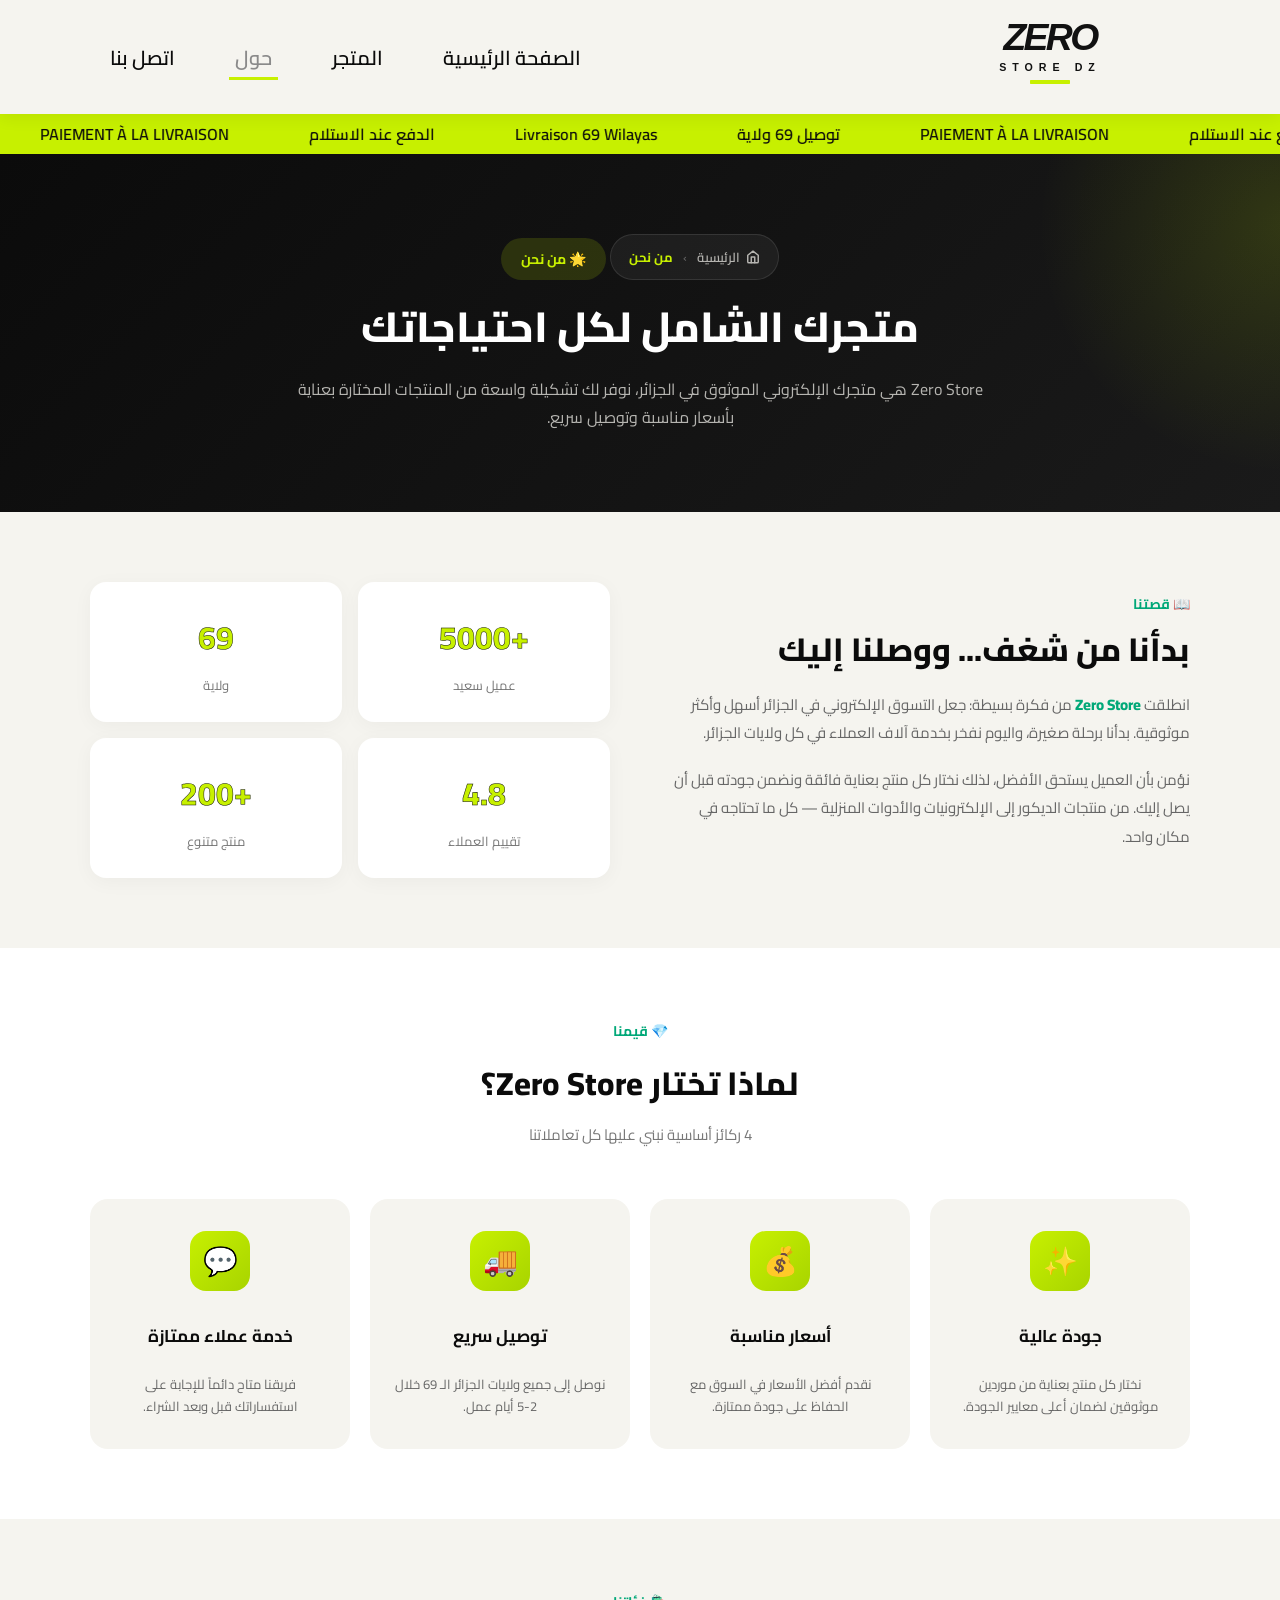
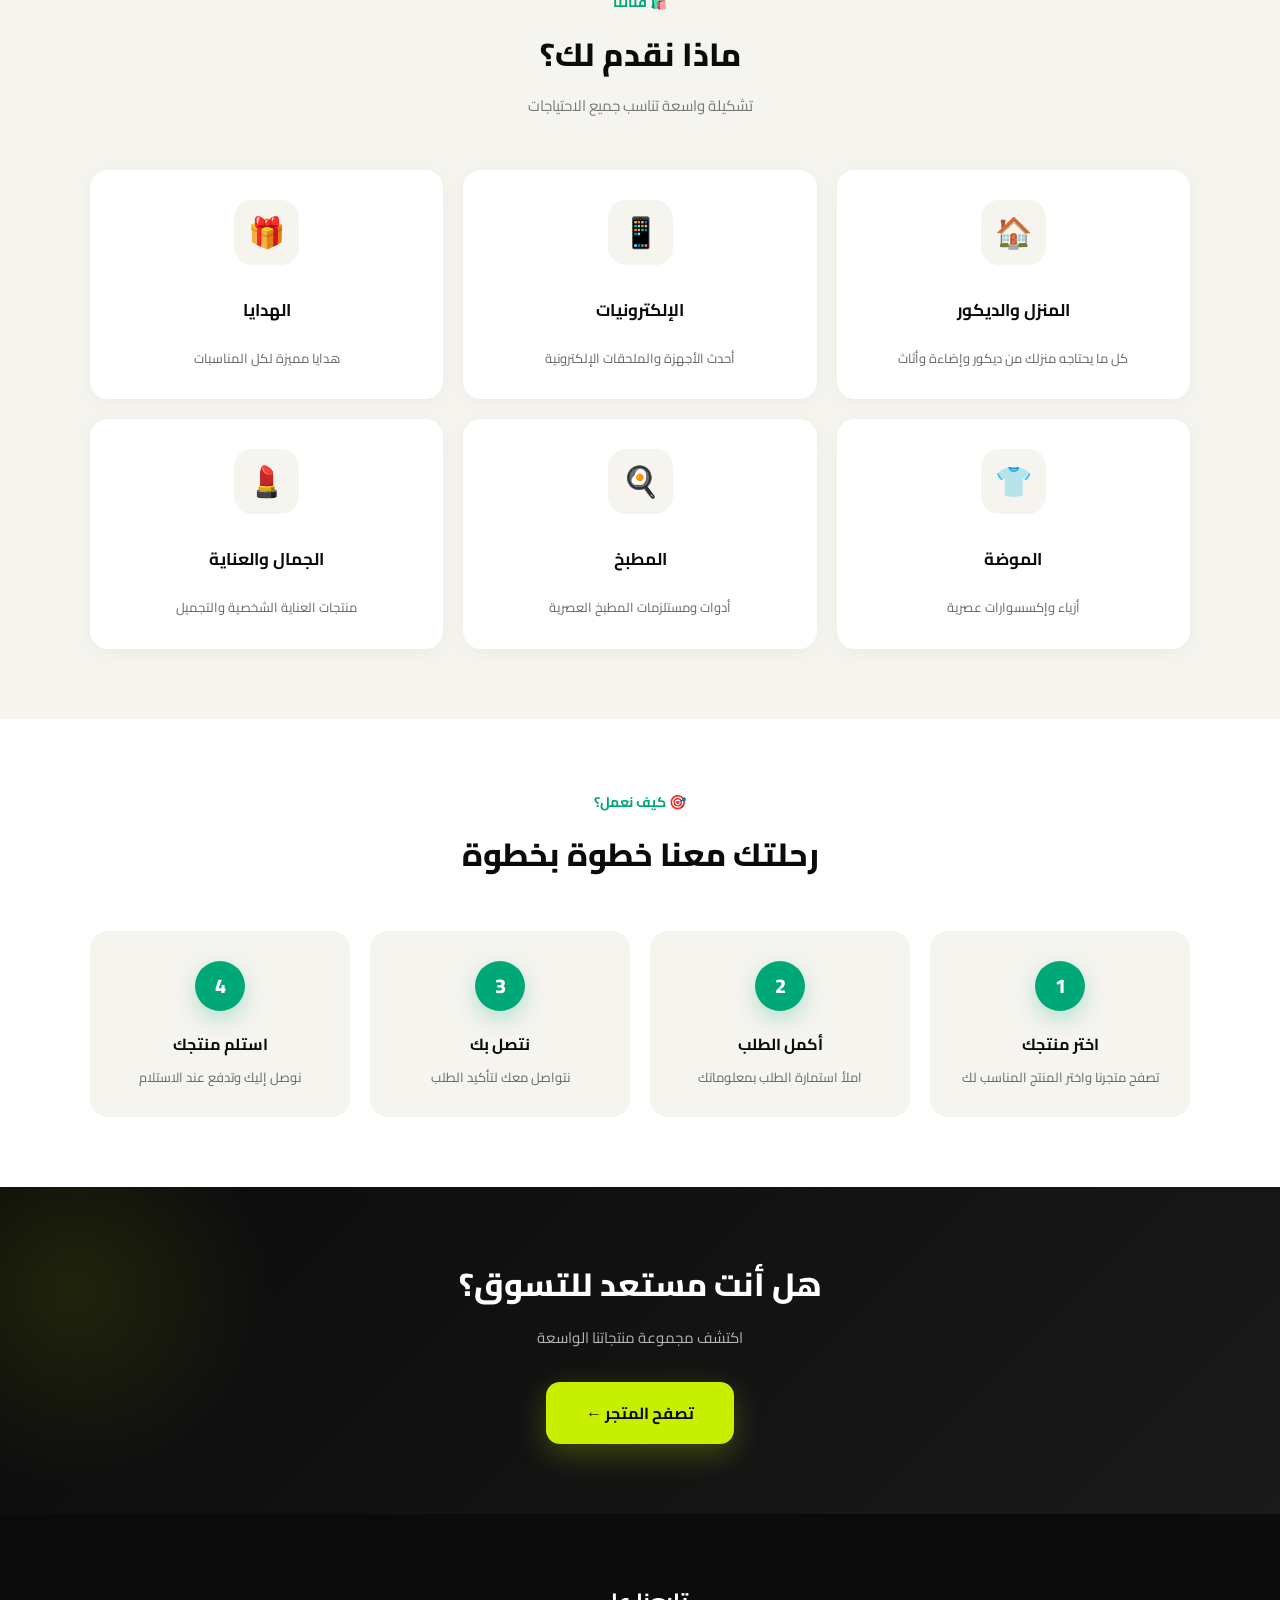
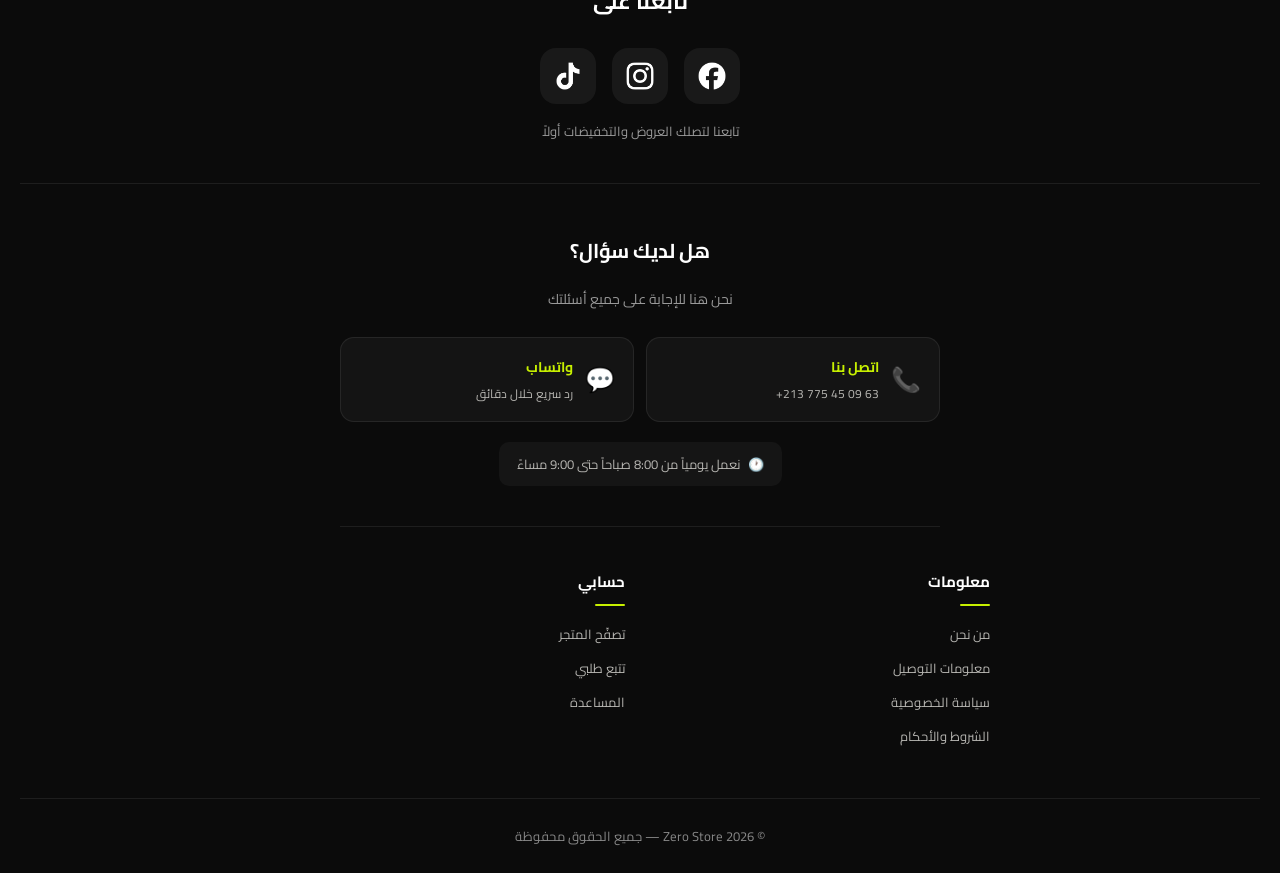
<file: about.html>
<!DOCTYPE html>
<html lang="ar" dir="rtl">
<head>
    <meta charset="UTF-8">
    <meta http-equiv="X-UA-Compatible" content="IE=edge">
    <meta name="viewport" content="width=device-width, initial-scale=1.0">
    <title>من نحن — Zero Store</title>
    <meta name="description" content="تعرّف على Zero Store — متجر إلكتروني جزائري يقدم منتجات مختارة بعناية مع خدمة عملاء ممتازة وتوصيل سريع.">
    <!-- ✅ خط Cairo -->
    <link rel="preconnect" href="https://fonts.googleapis.com">
    <link rel="preconnect" href="https://fonts.gstatic.com" crossorigin>
    <link href="https://fonts.googleapis.com/css2?family=Cairo:wght@400;500;600;700;800&display=swap" rel="stylesheet">
    <link rel="stylesheet" href="css/style1.css">
    <link rel="icon" type="image/svg+xml" href="assets/icons/favicon.svg">
</head>

<body>

    <!-- =========================================================
         HEADER
    ========================================================= -->
    <section id="header">
        <a href="index.html"><img src="assets/logo/logo-main.svg" class="logo" alt="Zero Store"></a>
        <div>
            <ul id="navbar">
                <li><a href="index.html">الصفحة الرئيسية</a></li>
                <li><a href="shop.html">المتجر</a></li>
                <li><a class="active" href="about.html">حول</a></li>
                <li><a href="contact.html">اتصل بنا</a></li>
                <button type="button" id="close"><img src="assets/icons/x.svg" class="times" alt=""></button>
            </ul>
        </div>
        <div id="mobile">
            <i id="bar"><img src="assets/icons/menu.svg" class="outdent" alt=""></i>
        </div>
    </section>

    <!-- =========================================================
         SHIPPING BAR
    ========================================================= -->
    <div class="shipping-bar">
        <div class="shipping-track">
            <div class="shipping-group">
                <span>PAIEMENT À LA LIVRAISON</span>
                <span>الدفع عند الاستلام</span>
            </div>
            <div class="shipping-group">
                <span>Livraison 69 Wilayas</span>
                <span>توصيل 69 ولاية</span>
            </div>
            <div class="shipping-group">
                <span>PAIEMENT À LA LIVRAISON</span>
                <span>الدفع عند الاستلام</span>
            </div>
            <div class="shipping-group">
                <span>Livraison 69 Wilayas</span>
                <span>توصيل 69 ولاية</span>
            </div>
        </div>
    </div>

    <!-- =========================================================
     1. HERO — من نحن
========================================================= -->
<section class="about-hero">
    <div class="about-hero-content">
        
        <!-- ✅ Breadcrumb — للعودة للرئيسية -->
        <nav class="about-breadcrumb">
            <a href="index.html">
                <svg width="14" height="14" viewBox="0 0 24 24" fill="none" stroke="currentColor" stroke-width="2.5" stroke-linecap="round" stroke-linejoin="round">
                    <path d="M3 9l9-7 9 7v11a2 2 0 0 1-2 2H5a2 2 0 0 1-2-2z"></path>
                    <polyline points="9 22 9 12 15 12 15 22"></polyline>
                </svg>
                الرئيسية
            </a>
            <span>›</span>
            <span class="current">من نحن</span>
        </nav>

        <span class="about-badge">🌟 من نحن</span>
        <h1>متجرك الشامل لكل احتياجاتك</h1>
        <p>
            Zero Store هي متجرك الإلكتروني الموثوق في الجزائر، 
            نوفر لك تشكيلة واسعة من المنتجات المختارة بعناية 
            بأسعار مناسبة وتوصيل سريع.
        </p>
    </div>
</section>

    <!-- =========================================================
         2. قصتنا
    ========================================================= -->
    <section class="about-story">
        <div class="about-story-container">
            
            <div class="story-content">
                <span class="section-label">📖 قصتنا</span>
                <h2>بدأنا من شغف... ووصلنا إليك</h2>
                <p>
                    انطلقت <strong>Zero Store</strong> من فكرة بسيطة: جعل التسوق 
                    الإلكتروني في الجزائر أسهل وأكثر موثوقية. بدأنا برحلة صغيرة، 
                    واليوم نفخر بخدمة آلاف العملاء في كل ولايات الجزائر.
                </p>
                <p>
                    نؤمن بأن العميل يستحق الأفضل، لذلك نختار كل منتج بعناية 
                    فائقة ونضمن جودته قبل أن يصل إليك. من منتجات الديكور إلى 
                    الإلكترونيات والأدوات المنزلية — كل ما تحتاجه في مكان واحد.
                </p>
            </div>

            <div class="story-stats">
                <div class="stat-box">
                    <span class="stat-number">+5000</span>
                    <span class="stat-label">عميل سعيد</span>
                </div>
                <div class="stat-box">
                    <span class="stat-number">69</span>
                    <span class="stat-label">ولاية</span>
                </div>
                <div class="stat-box">
                    <span class="stat-number">4.8</span>
                    <span class="stat-label">تقييم العملاء</span>
                </div>
                <div class="stat-box">
                    <span class="stat-number">+200</span>
                    <span class="stat-label">منتج متنوع</span>
                </div>
            </div>

        </div>
    </section>

    <!-- =========================================================
         3. قيمنا
    ========================================================= -->
    <section class="about-values">
        <div class="about-values-container">
            
            <div class="values-header">
                <span class="section-label">💎 قيمنا</span>
                <h2>لماذا تختار Zero Store؟</h2>
                <p>4 ركائز أساسية نبني عليها كل تعاملاتنا</p>
            </div>

            <div class="values-grid">
                
                <div class="value-card">
                    <div class="value-icon">✨</div>
                    <h3>جودة عالية</h3>
                    <p>نختار كل منتج بعناية من موردين موثوقين لضمان أعلى معايير الجودة.</p>
                </div>

                <div class="value-card">
                    <div class="value-icon">💰</div>
                    <h3>أسعار مناسبة</h3>
                    <p>نقدم أفضل الأسعار في السوق مع الحفاظ على جودة ممتازة.</p>
                </div>

                <div class="value-card">
                    <div class="value-icon">🚚</div>
                    <h3>توصيل سريع</h3>
                    <p>نوصل إلى جميع ولايات الجزائر الـ 69 خلال 2-5 أيام عمل.</p>
                </div>

                <div class="value-card">
                    <div class="value-icon">💬</div>
                    <h3>خدمة عملاء ممتازة</h3>
                    <p>فريقنا متاح دائماً للإجابة على استفساراتك قبل وبعد الشراء.</p>
                </div>

            </div>

        </div>
    </section>

    <!-- =========================================================
         4. فئات المنتجات
    ========================================================= -->
    <section class="about-categories">
        <div class="about-categories-container">
            
            <div class="categories-header">
                <span class="section-label">🛍️ فئاتنا</span>
                <h2>ماذا نقدم لك؟</h2>
                <p>تشكيلة واسعة تناسب جميع الاحتياجات</p>
            </div>

            <div class="categories-grid">
                
                <div class="category-card">
                    <div class="category-icon">🏠</div>
                    <h3>المنزل والديكور</h3>
                    <p>كل ما يحتاجه منزلك من ديكور وإضاءة وأثاث</p>
                </div>

                <div class="category-card">
                    <div class="category-icon">📱</div>
                    <h3>الإلكترونيات</h3>
                    <p>أحدث الأجهزة والملحقات الإلكترونية</p>
                </div>

                <div class="category-card">
                    <div class="category-icon">🎁</div>
                    <h3>الهدايا</h3>
                    <p>هدايا مميزة لكل المناسبات</p>
                </div>

                <div class="category-card">
                    <div class="category-icon">👕</div>
                    <h3>الموضة</h3>
                    <p>أزياء وإكسسوارات عصرية</p>
                </div>

                <div class="category-card">
                    <div class="category-icon">🍳</div>
                    <h3>المطبخ</h3>
                    <p>أدوات ومستلزمات المطبخ العصرية</p>
                </div>

                <div class="category-card">
                    <div class="category-icon">💄</div>
                    <h3>الجمال والعناية</h3>
                    <p>منتجات العناية الشخصية والتجميل</p>
                </div>

            </div>

        </div>
    </section>

    <!-- =========================================================
         5. رحلتك معنا
    ========================================================= -->
    <section class="about-process">
        <div class="about-process-container">
            
            <div class="process-header">
                <span class="section-label">🎯 كيف نعمل؟</span>
                <h2>رحلتك معنا خطوة بخطوة</h2>
            </div>

            <div class="process-steps">
                
                <div class="process-step">
                    <div class="step-number">1</div>
                    <h4>اختر منتجك</h4>
                    <p>تصفح متجرنا واختر المنتج المناسب لك</p>
                </div>

                <div class="process-step">
                    <div class="step-number">2</div>
                    <h4>أكمل الطلب</h4>
                    <p>املأ استمارة الطلب بمعلوماتك</p>
                </div>

                <div class="process-step">
                    <div class="step-number">3</div>
                    <h4>نتصل بك</h4>
                    <p>نتواصل معك لتأكيد الطلب</p>
                </div>

                <div class="process-step">
                    <div class="step-number">4</div>
                    <h4>استلم منتجك</h4>
                    <p>نوصل إليك وتدفع عند الاستلام</p>
                </div>

            </div>

        </div>
    </section>

    <!-- =========================================================
         6. CTA
    ========================================================= -->
    <section class="about-cta">
        <div class="about-cta-content">
            <h2>هل أنت مستعد للتسوق؟</h2>
            <p>اكتشف مجموعة منتجاتنا الواسعة</p>
            <a href="shop.html" class="about-cta-btn">تصفح المتجر ←</a>
        </div>
    </section>

    <!-- =========================================================
         FOOTER
    ========================================================= -->
    <footer class="site-footer">

        <div class="footer-social">
            <h3>تابعنا على</h3>
            <div class="social-links">
                <a href="https://www.facebook.com/profile.php?id=61590407045218" 
                   target="_blank" rel="noopener" aria-label="Facebook" class="social-btn facebook">
                    <img src="assets/icons/facebook.webp" alt="Facebook">
                </a>
                <a href="https://www.instagram.com/zero_store_dz" 
                   target="_blank" rel="noopener" aria-label="Instagram" class="social-btn instagram">
                    <img src="assets/icons/instagram.webp" alt="Instagram">
                </a>
                <a href="https://www.tiktok.com/@zero_store_dz" 
                   target="_blank" rel="noopener" aria-label="TikTok" class="social-btn tiktok">
                    <img src="assets/icons/tiktok.webp" alt="TikTok">
                </a>
            </div>
            <p class="social-text">تابعنا لتصلك العروض والتخفيضات أولاً</p>
        </div>

        <div class="footer-contact">
            <h3>هل لديك سؤال؟</h3>
            <p class="contact-message">نحن هنا للإجابة على جميع أسئلتك</p>
            
            <div class="contact-methods">
                <a href="tel:+213775450963" class="contact-item">
                    <span class="contact-icon">📞</span>
                    <div class="contact-info">
                        <strong>اتصل بنا</strong>
                        <span>+213 775 45 09 63</span>
                    </div>
                </a>
                
                <a href="https://wa.me/213775450963" target="_blank" rel="noopener" class="contact-item">
                    <span class="contact-icon">💬</span>
                    <div class="contact-info">
                        <strong>واتساب</strong>
                        <span>رد سريع خلال دقائق</span>
                    </div>
                </a>
            </div>

            <div class="working-hours">
                <span>🕐</span>
                <span>نعمل يومياً من 8:00 صباحاً حتى 9:00 مساءً</span>
            </div>
        </div>

           <!-- ✅ 3. روابط سريعة -->
        <div class="footer-links">
            <div class="footer-col">
                <h4>معلومات</h4>
                <a href="about.html">من نحن</a>
                <a href="contact.html#faq">معلومات التوصيل</a>
                <a href="contact.html#privacy">سياسة الخصوصية</a>
                <a href="contact.html#terms">الشروط والأحكام</a>
            </div>
            <div class="footer-col">
                <h4>حسابي</h4>
                <a href="shop.html">تصفّح المتجر</a>
                <a href="https://hhd.dz/" target="_blank" rel="noopener">تتبع طلبي</a>
                <a href="contact.html">المساعدة</a>
            </div>
        </div>

        <div class="footer-bottom">
            <p>© 2026 Zero Store — جميع الحقوق محفوظة</p>
        </div>

    </footer>

    <script src="js/script.js"></script>

</body>
</html>
</file>
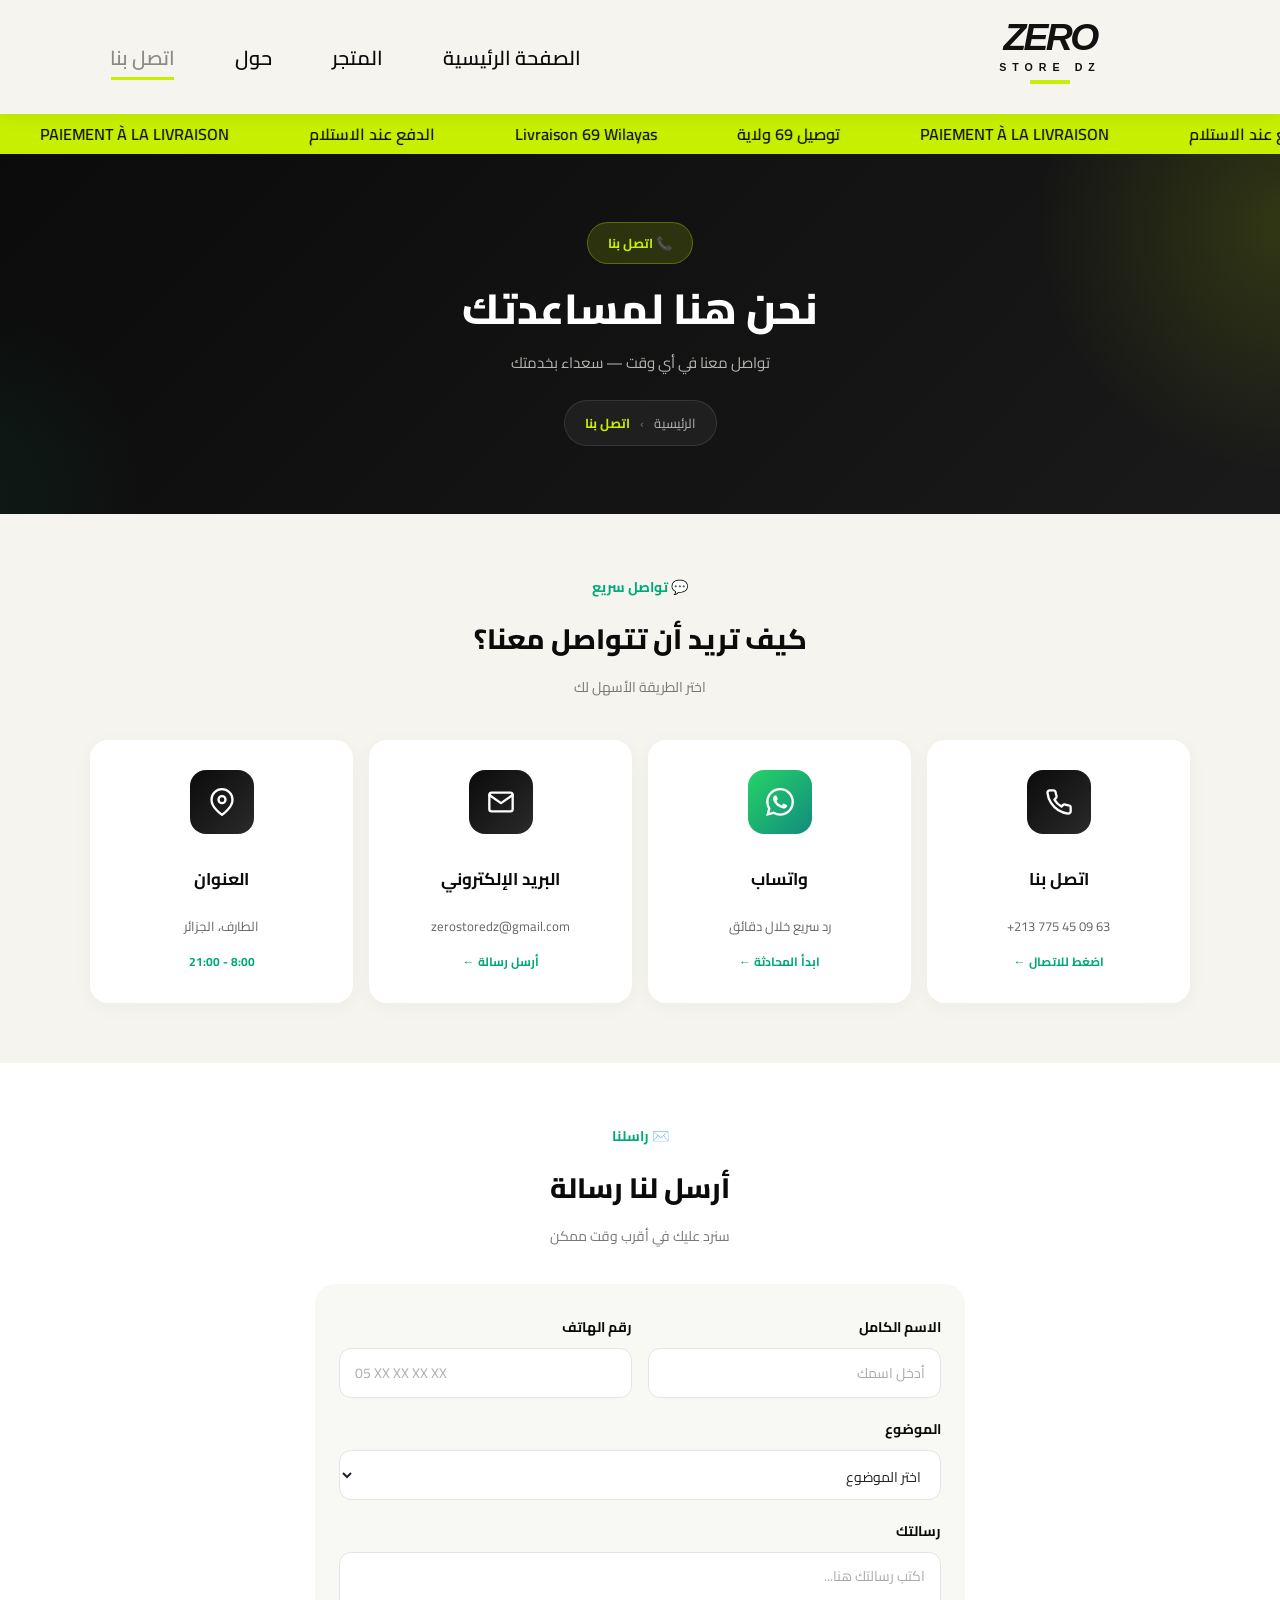
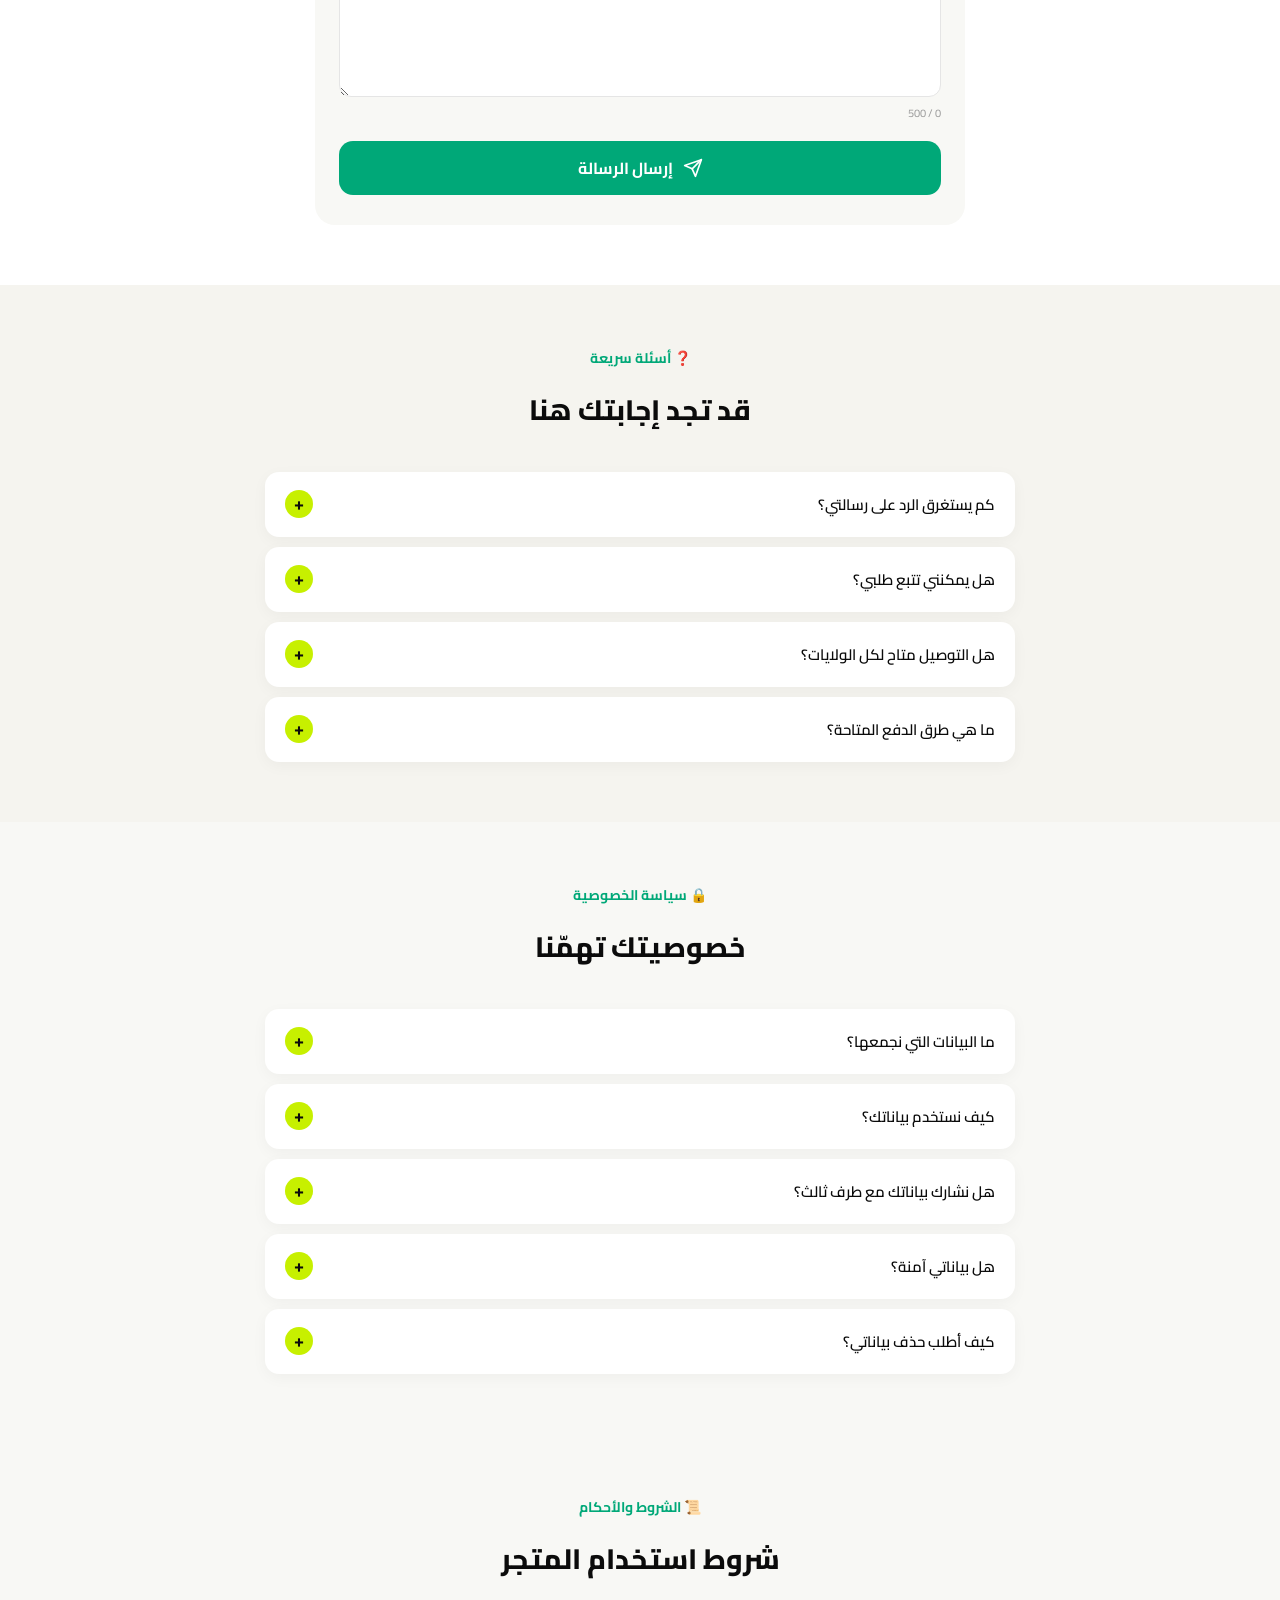
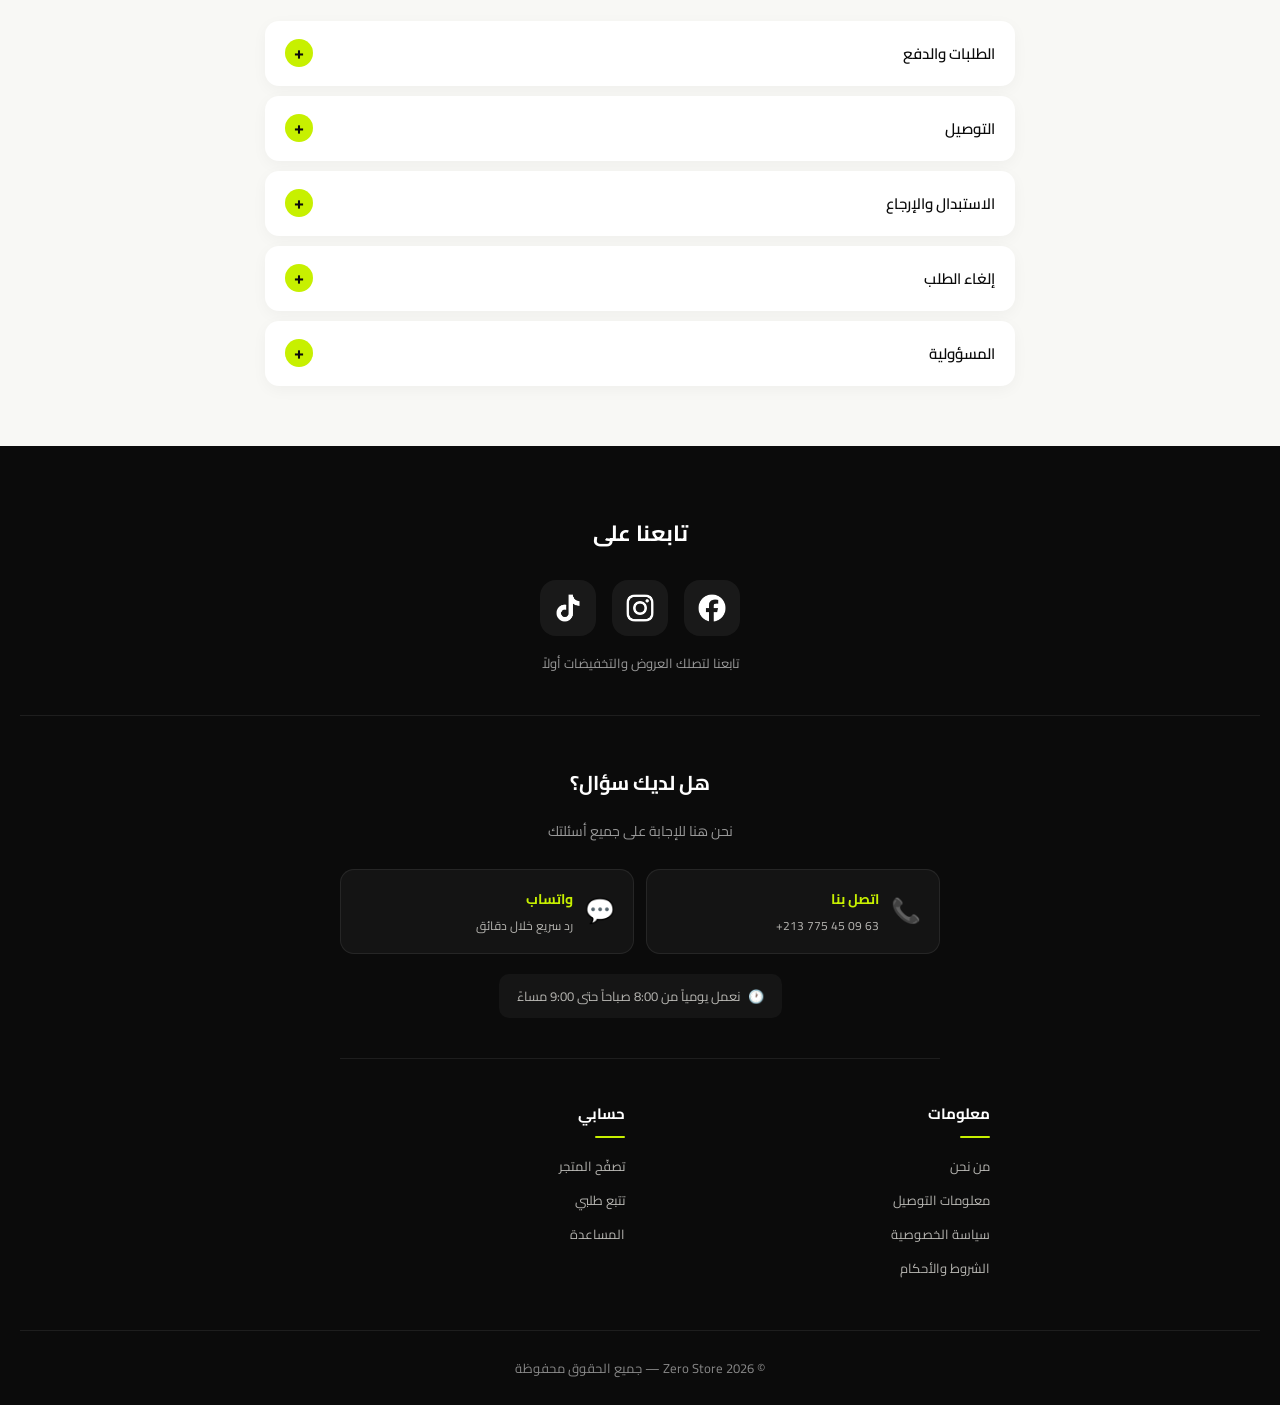
<file: contact.html>
<!DOCTYPE html>
<html lang="ar" dir="rtl">
<head>
    <meta charset="UTF-8">
    <meta http-equiv="X-UA-Compatible" content="IE=edge">
    <meta name="viewport" content="width=device-width, initial-scale=1.0">
    <title>اتصل بنا — Zero Store</title>
    <meta name="description" content="تواصل مع Zero Store — نحن هنا للإجابة على أسئلتك. واتساب، هاتف، وبريد إلكتروني. رد سريع خلال دقائق.">
    <!-- ✅ خط Cairo -->
    <link rel="preconnect" href="https://fonts.googleapis.com">
    <link rel="preconnect" href="https://fonts.gstatic.com" crossorigin>
    <link href="https://fonts.googleapis.com/css2?family=Cairo:wght@400;500;600;700;800&display=swap" rel="stylesheet">
    <link rel="stylesheet" href="css/style1.css">
    <link rel="icon" type="image/svg+xml" href="assets/icons/favicon.svg">
</head>

<body>

    <!-- =========================================================
         HEADER
    ========================================================= -->
    <section id="header">
        <a href="index.html"><img src="assets/logo/logo-main.svg" class="logo" alt="Zero Store"></a>
        <div>
            <ul id="navbar">
                <li><a href="index.html">الصفحة الرئيسية</a></li>
                <li><a href="shop.html">المتجر</a></li>
                <li><a href="about.html">حول</a></li>
                <li><a class="active" href="contact.html">اتصل بنا</a></li>
                <button type="button" id="close"><img src="assets/icons/x.svg" class="times" alt=""></button>
            </ul>
        </div>
        <div id="mobile">
            <i id="bar"><img src="assets/icons/menu.svg" class="outdent" alt=""></i>
        </div>
    </section>

    <!-- =========================================================
         SHIPPING BAR
    ========================================================= -->
    <div class="shipping-bar">
        <div class="shipping-track">
            <div class="shipping-group">
                <span>PAIEMENT À LA LIVRAISON</span>
                <span>الدفع عند الاستلام</span>
            </div>
            <div class="shipping-group">
                <span>Livraison 69 Wilayas</span>
                <span>توصيل 69 ولاية</span>
            </div>
            <div class="shipping-group">
                <span>PAIEMENT À LA LIVRAISON</span>
                <span>الدفع عند الاستلام</span>
            </div>
            <div class="shipping-group">
                <span>Livraison 69 Wilayas</span>
                <span>توصيل 69 ولاية</span>
            </div>
        </div>
    </div>

    <!-- =========================================================
         1. PAGE HEADER
    ========================================================= -->
    <section id="page-header">
        <div class="page-header-content">
            <span class="page-badge">📞 اتصل بنا</span>
            <h1>نحن هنا لمساعدتك</h1>
            <p>تواصل معنا في أي وقت — سعداء بخدمتك</p>
            
            <nav class="breadcrumb">
                <a href="index.html">الرئيسية</a>
                <span>›</span>
                <span class="current">اتصل بنا</span>
            </nav>
        </div>
    </section>

    <!-- =========================================================
         2. CONTACT METHODS (بطاقات سريعة)
    ========================================================= -->
    <section class="contact-methods-section">
        <div class="contact-methods-container">
            
            <div class="contact-methods-header">
                <span class="section-label">💬 تواصل سريع</span>
                <h2>كيف تريد أن تتواصل معنا؟</h2>
                <p>اختر الطريقة الأسهل لك</p>
            </div>

            <div class="contact-methods-grid">
                
                <!-- ✅ الهاتف -->
                <a href="tel:+213775450963" class="method-card">
                    <div class="method-icon-wrapper">
                        <svg width="28" height="28" viewBox="0 0 24 24" fill="none" stroke="currentColor" stroke-width="2" stroke-linecap="round" stroke-linejoin="round">
                            <path d="M22 16.92v3a2 2 0 0 1-2.18 2 19.79 19.79 0 0 1-8.63-3.07 19.5 19.5 0 0 1-6-6 19.79 19.79 0 0 1-3.07-8.67A2 2 0 0 1 4.11 2h3a2 2 0 0 1 2 1.72 12.84 12.84 0 0 0 .7 2.81 2 2 0 0 1-.45 2.11L8.09 9.91a16 16 0 0 0 6 6l1.27-1.27a2 2 0 0 1 2.11-.45 12.84 12.84 0 0 0 2.81.7A2 2 0 0 1 22 16.92z"></path>
                        </svg>
                    </div>
                    <h3>اتصل بنا</h3>
                    <p>+213 775 45 09 63</p>
                    <span class="method-action">اضغط للاتصال ←</span>
                </a>

                <!-- ✅ واتساب -->
                <a href="https://wa.me/213775450963" target="_blank" rel="noopener" class="method-card whatsapp">
                    <div class="method-icon-wrapper">
                        <svg width="28" height="28" viewBox="0 0 24 24" fill="currentColor">
                            <path d="M17.472 14.382c-.297-.149-1.758-.867-2.03-.967-.273-.099-.471-.148-.67.15-.197.297-.767.966-.94 1.164-.173.199-.347.223-.644.075-.297-.15-1.255-.463-2.39-1.475-.883-.788-1.48-1.761-1.653-2.059-.173-.297-.018-.458.13-.606.134-.133.298-.347.446-.52.149-.174.198-.298.298-.497.099-.198.05-.371-.025-.52-.075-.149-.669-1.612-.916-2.207-.242-.579-.487-.5-.669-.51-.173-.008-.371-.01-.57-.01-.198 0-.52.074-.792.372-.272.297-1.04 1.016-1.04 2.479 0 1.462 1.065 2.875 1.213 3.074.149.198 2.096 3.2 5.077 4.487.709.306 1.262.489 1.694.625.712.227 1.36.195 1.871.118.571-.085 1.758-.719 2.006-1.413.248-.694.248-1.289.173-1.413-.074-.124-.272-.198-.57-.347m-5.421 7.403h-.004a9.87 9.87 0 01-5.031-1.378l-.361-.214-3.741.982.998-3.648-.235-.374a9.86 9.86 0 01-1.51-5.26c.001-5.45 4.436-9.884 9.888-9.884 2.64 0 5.122 1.03 6.988 2.898a9.825 9.825 0 012.893 6.994c-.003 5.45-4.437 9.884-9.885 9.884m8.413-18.297A11.815 11.815 0 0012.05 0C5.495 0 .16 5.335.157 11.892c0 2.096.547 4.142 1.588 5.945L.057 24l6.305-1.654a11.882 11.882 0 005.683 1.448h.005c6.554 0 11.89-5.335 11.893-11.893a11.821 11.821 0 00-3.48-8.413z"/>
                        </svg>
                    </div>
                    <h3>واتساب</h3>
                    <p>رد سريع خلال دقائق</p>
                    <span class="method-action">ابدأ المحادثة ←</span>
                </a>

                <!-- ✅ البريد -->
                <a href="mailto:zerostoredz@gmail.com" class="method-card">
                    <div class="method-icon-wrapper">
                        <svg width="28" height="28" viewBox="0 0 24 24" fill="none" stroke="currentColor" stroke-width="2" stroke-linecap="round" stroke-linejoin="round">
                            <path d="M4 4h16c1.1 0 2 .9 2 2v12c0 1.1-.9 2-2 2H4c-1.1 0-2-.9-2-2V6c0-1.1.9-2 2-2z"></path>
                            <polyline points="22,6 12,13 2,6"></polyline>
                        </svg>
                    </div>
                    <h3>البريد الإلكتروني</h3>
                    <p>zerostoredz@gmail.com</p>
                    <span class="method-action">أرسل رسالة ←</span>
                </a>

                <!-- ✅ الموقع -->
                <div class="method-card">
                    <div class="method-icon-wrapper">
                        <svg width="28" height="28" viewBox="0 0 24 24" fill="none" stroke="currentColor" stroke-width="2" stroke-linecap="round" stroke-linejoin="round">
                            <path d="M21 10c0 7-9 13-9 13s-9-6-9-13a9 9 0 0 1 18 0z"></path>
                            <circle cx="12" cy="10" r="3"></circle>
                        </svg>
                    </div>
                    <h3>العنوان</h3>
                    <p>الطارف، الجزائر</p>
                    <span class="method-action">8:00 - 21:00</span>
                </div>

            </div>

        </div>
    </section>

    <!-- =========================================================
         3. CONTACT FORM
    ========================================================= -->
    <section class="contact-form-section">
        <div class="contact-form-container">
            
            <div class="contact-form-header">
                <span class="section-label">✉️ راسلنا</span>
                <h2>أرسل لنا رسالة</h2>
                <p>سنرد عليك في أقرب وقت ممكن</p>
            </div>

            <form class="contact-form" id="contactForm" novalidate>

                <div class="form-row">
                    <div class="form-group">
                        <label for="contactName">الاسم الكامل</label>
                        <input type="text" id="contactName" placeholder="أدخل اسمك" required>
                    </div>

                    <div class="form-group">
                        <label for="contactPhone">رقم الهاتف</label>
                        <input type="tel" id="contactPhone" placeholder="05 XX XX XX XX" inputmode="tel" required>
                    </div>
                </div>

                <div class="form-group">
                    <label for="contactSubject">الموضوع</label>
                    <select id="contactSubject" required>
                        <option value="" disabled selected>اختر الموضوع</option>
                        <option value="استفسار عن منتج">استفسار عن منتج</option>
                        <option value="مشكلة في الطلب">مشكلة في الطلب</option>
                        <option value="اقتراح">اقتراح</option>
                        <option value="شكوى">شكوى</option>
                        <option value="أخرى">أخرى</option>
                    </select>
                </div>

                <div class="form-group">
                    <label for="contactMessage">رسالتك</label>
                    <textarea id="contactMessage" rows="5" placeholder="اكتب رسالتك هنا..." required maxlength="500"></textarea>
                    <small class="form-hint"><span id="contactCharCount">0</span> / 500</small>
                </div>

                <div class="form-message" id="contactFormMessage"></div>

                <button type="submit" class="contact-submit-btn">
                    <svg width="20" height="20" viewBox="0 0 24 24" fill="none" stroke="currentColor" stroke-width="2" stroke-linecap="round" stroke-linejoin="round">
                        <line x1="22" y1="2" x2="11" y2="13"></line>
                        <polygon points="22 2 15 22 11 13 2 9 22 2"></polygon>
                    </svg>
                    إرسال الرسالة
                </button>

            </form>

        </div>
    </section>

    <!-- =========================================================
         4. FAQ
    ========================================================= -->
    <section class="contact-faq-section" id="faq">
        <div class="contact-faq-container">
            
            <div class="contact-faq-header">
                <span class="section-label">❓ أسئلة سريعة</span>
                <h2>قد تجد إجابتك هنا</h2>
            </div>

            <div class="contact-faq-list">

                <details class="contact-faq-item">
                    <summary>
                        <span>كم يستغرق الرد على رسالتي؟</span>
                        <span class="faq-icon">+</span>
                    </summary>
                    <div class="contact-faq-answer">
                        <p>نرد عادةً خلال <strong>ساعات قليلة</strong> في أوقات العمل (8:00 - 21:00). إذا أرسلت خارج هذه الأوقات، سنرد عليك في الصباح التالي.</p>
                    </div>
                </details>

                <details class="contact-faq-item">
                    <summary>
                        <span>هل يمكنني تتبع طلبي؟</span>
                        <span class="faq-icon">+</span>
                    </summary>
                    <div class="contact-faq-answer">
                        <p>نعم! بعد تأكيد الطلب، سنرسل لك رقم التتبع عبر رسالة نصية. يمكنك أيضاً التواصل معنا عبر <strong>واتساب</strong> لمعرفة حالة طلبك.</p>
                    </div>
                </details>

                <details class="contact-faq-item">
                    <summary>
                        <span>هل التوصيل متاح لكل الولايات؟</span>
                        <span class="faq-icon">+</span>
                    </summary>
                    <div class="contact-faq-answer">
                        <p>نعم، نوصل إلى <strong>69 ولاية</strong> في الجزائر. مدة التوصيل: <strong>2-5 أيام عمل</strong> حسب المنطقة.</p>
                    </div>
                </details>

                <details class="contact-faq-item">
                    <summary>
                        <span>ما هي طرق الدفع المتاحة؟</span>
                        <span class="faq-icon">+</span>
                    </summary>
                    <div class="contact-faq-answer">
                        <p>نوفر <strong>الدفع عند الاستلام</strong> في جميع الولايات — لا تدفع أي شيء قبل استلام منتجك ومعاينته.</p>
                    </div>
                </details>

            </div>

        </div>
    </section>


    <section class="contact-faq-section" id="privacy" style="background:#f8f8f5;">
        <div class="contact-faq-container">
            <div class="contact-faq-header">
                <span class="section-label">🔒 سياسة الخصوصية</span>
                <h2>خصوصيتك تهمّنا</h2>
            </div>
            <div class="contact-faq-list">
                <details class="contact-faq-item" >
                    <summary><span>ما البيانات التي نجمعها؟</span><span class="faq-icon">+</span></summary>
                    <div class="contact-faq-answer"><p>الاسم، رقم الهاتف، الولاية، والعنوان — فقط لإتمام الطلب والتوصيل.</p></div>
                </details>
                <details class="contact-faq-item">
                    <summary><span>كيف نستخدم بياناتك؟</span><span class="faq-icon">+</span></summary>
                    <div class="contact-faq-answer"><p>لتأكيد الطلب، التوصيل، والتواصل معك بشأن طلبك فقط.</p></div>
                </details>
                <details class="contact-faq-item">
                    <summary><span>هل نشارك بياناتك مع طرف ثالث؟</span><span class="faq-icon">+</span></summary>
                    <div class="contact-faq-answer"><p>فقط مع شركة التوصيل لإيصال طلبك. لا نبيع بياناتك أبداً.</p></div>
                </details>
                <details class="contact-faq-item">
                    <summary><span>هل بياناتي آمنة؟</span><span class="faq-icon">+</span></summary>
                    <div class="contact-faq-answer"><p>نعم، نستخدم اتصالات آمنة ونحفظ البيانات في أنظمة محمية.</p></div>
                </details>
                <details class="contact-faq-item">
                    <summary><span>كيف أطلب حذف بياناتي؟</span><span class="faq-icon">+</span></summary>
                    <div class="contact-faq-answer"><p>تواصل معنا وسنحذف بياناتك خلال 48 ساعة.</p></div>
                </details>
            </div>
        </div>
    </section>

    <section class="contact-faq-section" id="terms" style="background:#f8f8f5;">
        <div class="contact-faq-container">
            <div class="contact-faq-header">
                <span class="section-label">📜 الشروط والأحكام</span>
                <h2>شروط استخدام المتجر</h2>
            </div>
            <div class="contact-faq-list">
                <details class="contact-faq-item">
                    <summary><span>الطلبات والدفع</span><span class="faq-icon">+</span></summary>
                    <div class="contact-faq-answer"><p>يتم تأكيد الطلب بعد التواصل الهاتفي. الدفع <strong>عند الاستلام</strong> فقط.</p></div>
                </details>
                <details class="contact-faq-item">
                    <summary><span>التوصيل</span><span class="faq-icon">+</span></summary>
                    <div class="contact-faq-answer"><p>مدة التوصيل 2-5 أيام عمل. لا نتحمل تأخير شركات التوصيل الخارجية.</p></div>
                </details>
                <details class="contact-faq-item">
                    <summary><span>الاستبدال والإرجاع</span><span class="faq-icon">+</span></summary>
                    <div class="contact-faq-answer"><p>يُقبل الاستبدال خلال <strong>7 أيام</strong> في حال وجود عيب مصنعي فقط.</p></div>
                </details>
                <details class="contact-faq-item">
                    <summary><span>إلغاء الطلب</span><span class="faq-icon">+</span></summary>
                    <div class="contact-faq-answer"><p>يمكنك الإلغاء قبل الشحن. بعد الشحن لا يمكن الإلغاء.</p></div>
                </details>
                <details class="contact-faq-item">
                    <summary><span>المسؤولية</span><span class="faq-icon">+</span></summary>
                    <div class="contact-faq-answer"><p>المتجر غير مسؤول عن سوء استخدام المنتج بعد الاستلام.</p></div>
                </details>
            </div>
        </div>
    </section>
    <!-- =========================================================
         FOOTER
    ========================================================= -->
    <footer class="site-footer">

        <div class="footer-social">
            <h3>تابعنا على</h3>
            <div class="social-links">
                <a href="https://www.facebook.com/profile.php?id=61590407045218" target="_blank" rel="noopener" aria-label="Facebook" class="social-btn facebook">
                    <img src="assets/icons/facebook.webp" alt="Facebook">
                </a>
                <a href="https://www.instagram.com/zero_store_dz" target="_blank" rel="noopener" aria-label="Instagram" class="social-btn instagram">
                    <img src="assets/icons/instagram.webp" alt="Instagram">
                </a>
                <a href="https://www.tiktok.com/@zero_store_dz" target="_blank" rel="noopener" aria-label="TikTok" class="social-btn tiktok">
                    <img src="assets/icons/tiktok.webp" alt="TikTok">
                </a>
            </div>
            <p class="social-text">تابعنا لتصلك العروض والتخفيضات أولاً</p>
        </div>

        <div class="footer-contact">
            <h3>هل لديك سؤال؟</h3>
            <p class="contact-message">نحن هنا للإجابة على جميع أسئلتك</p>
            
            <div class="contact-methods">
                <a href="tel:+213775450963" class="contact-item">
                    <span class="contact-icon">📞</span>
                    <div class="contact-info">
                        <strong>اتصل بنا</strong>
                        <span>+213 775 45 09 63</span>
                    </div>
                </a>
                
                <a href="https://wa.me/213775450963" target="_blank" rel="noopener" class="contact-item">
                    <span class="contact-icon">💬</span>
                    <div class="contact-info">
                        <strong>واتساب</strong>
                        <span>رد سريع خلال دقائق</span>
                    </div>
                </a>
            </div>

            <div class="working-hours">
                <span>🕐</span>
                <span>نعمل يومياً من 8:00 صباحاً حتى 9:00 مساءً</span>
            </div>
        </div>

           <!-- ✅ 3. روابط سريعة -->
        <div class="footer-links">
            <div class="footer-col">
                <h4>معلومات</h4>
                <a href="about.html">من نحن</a>
                <a href="contact.html#faq">معلومات التوصيل</a>
                <a href="contact.html#privacy">سياسة الخصوصية</a>
                <a href="contact.html#terms">الشروط والأحكام</a>
            </div>
            <div class="footer-col">
                <h4>حسابي</h4>
                <a href="shop.html">تصفّح المتجر</a>
                <a href="https://hhd.dz/" target="_blank" rel="noopener">تتبع طلبي</a>
                <a href="contact.html">المساعدة</a>
            </div>
        </div>

        <div class="footer-bottom">
            <p>© 2026 Zero Store — جميع الحقوق محفوظة</p>
        </div>

    </footer>

    <script src="js/script.js"></script>

</body>
</html>
</file>
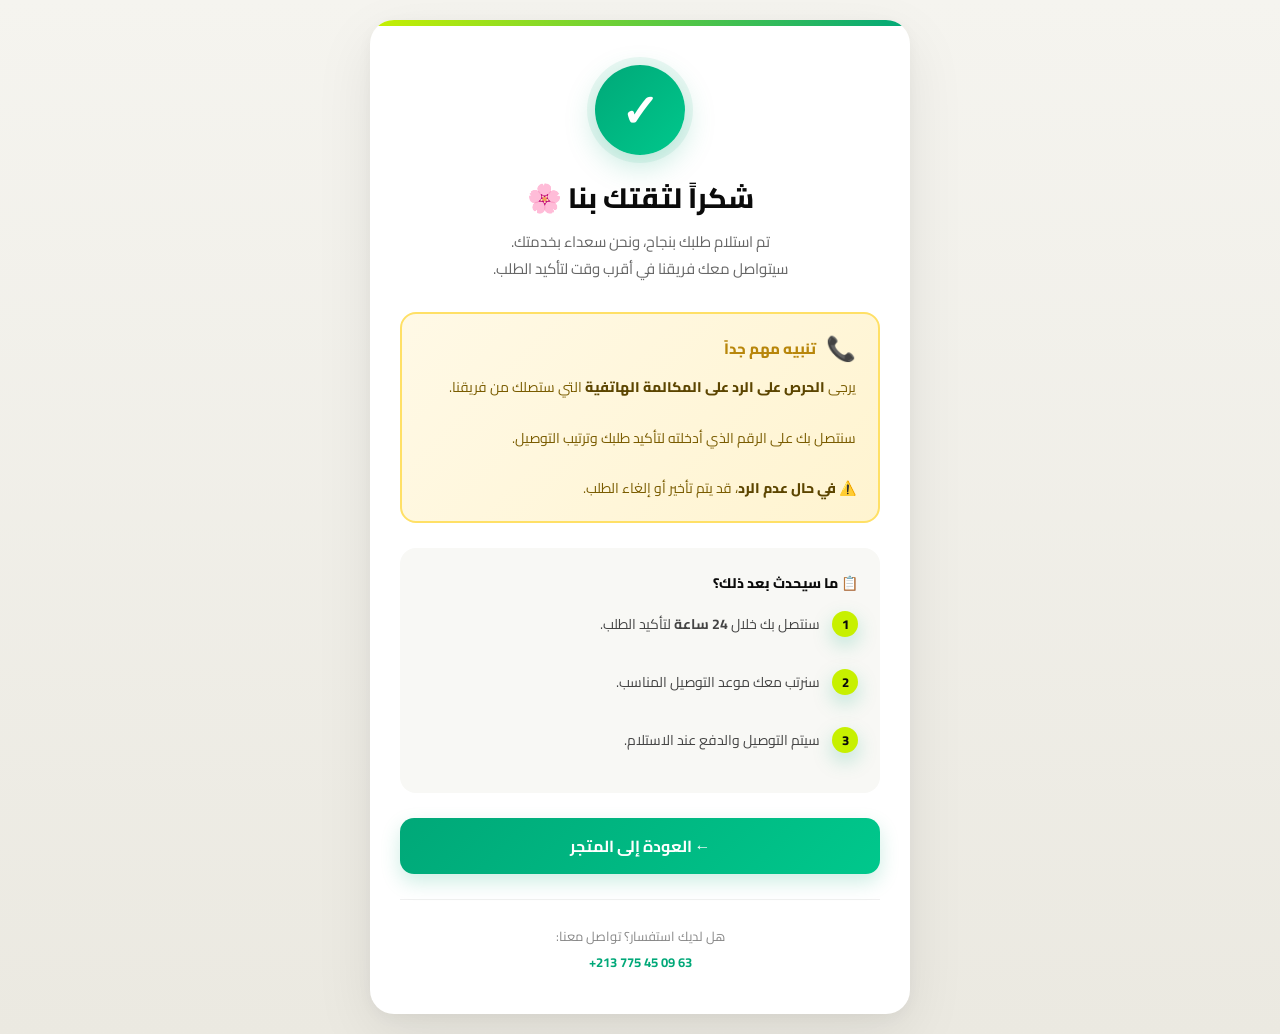
<file: thank-you.html>
<!DOCTYPE html>
<html lang="ar" dir="rtl">
<head>
    <meta charset="UTF-8">
    <meta name="viewport" content="width=device-width, initial-scale=1.0">
    <title>شكراً لك — Zero Store</title>
    <link rel="stylesheet" href="css/style1.css">
    <link href="https://fonts.googleapis.com/css2?family=Cairo:wght@400;600;700;800&display=swap" rel="stylesheet">
    <style>
        * {
            margin: 0;
            padding: 0;
            box-sizing: border-box;
        }

        body {
            font-family: "Cairo", sans-serif;
            background: linear-gradient(180deg, #F5F4EF 0%, #EBE9E1 100%);
            min-height: 100vh;
            display: flex;
            align-items: center;
            justify-content: center;
            padding: 20px;
            direction: rtl;
        }

        .thankyou-container {
            width: 100%;
            max-width: 540px;
            text-align: center;
        }

        /* ✅ بطاقة الشكر */
        .thankyou-card {
            background: #ffffff;
            border-radius: 24px;
            padding: 45px 30px 40px;
            box-shadow:
                0 20px 60px rgba(0, 0, 0, 0.08),
                0 4px 15px rgba(0, 0, 0, 0.04);
            position: relative;
            overflow: hidden;
        }

        /* ✅ الشريط العلوي */
        .thankyou-card::before {
            content: '';
            position: absolute;
            top: 0;
            left: 0;
            right: 0;
            height: 6px;
            background: linear-gradient(90deg, #C7F000 0%, #00A878 100%);
        }

        /* ✅ الأيقونة */
        .success-icon {
            width: 90px;
            height: 90px;
            margin: 0 auto 25px;
            background: linear-gradient(135deg, #00A878 0%, #00C88C 100%);
            border-radius: 50%;
            display: flex;
            align-items: center;
            justify-content: center;
            font-size: 45px;
            color: #ffffff;
            box-shadow:
                0 10px 30px rgba(0, 168, 120, 0.25),
                0 0 0 8px rgba(0, 168, 120, 0.08);
            animation: popIn 0.6s cubic-bezier(0.22, 1, 0.36, 1);
        }

        @keyframes popIn {
            0% {
                transform: scale(0);
                opacity: 0;
            }
            60% {
                transform: scale(1.1);
            }
            100% {
                transform: scale(1);
                opacity: 1;
            }
        }

        .success-icon::after {
            content: '✓';
            font-weight: 700;
            animation: checkmark 0.4s ease-out 0.4s both;
        }

        @keyframes checkmark {
            from {
                transform: scale(0);
            }
            to {
                transform: scale(1);
            }
        }

        /* ✅ العنوان الرئيسي */
        .thankyou-title {
            font-size: 28px;
            font-weight: 800;
            color: #0B0B0B;
            margin: 0 0 12px;
            line-height: 1.3;
        }

        /* ✅ الوصف */
        .thankyou-text {
            font-size: 15px;
            color: #666;
            line-height: 1.8;
            margin: 0 0 30px;
        }

        /* ✅ تنبيه مهم */
        .important-note {
            background: linear-gradient(135deg, #FFF9E6 0%, #FFF4D0 100%);
            border: 2px solid #FFE066;
            border-radius: 16px;
            padding: 20px 22px;
            margin: 0 0 25px;
            text-align: right;
        }

        .important-note .note-header {
            display: flex;
            align-items: center;
            gap: 10px;
            margin-bottom: 12px;
        }

        .important-note .note-icon {
            font-size: 24px;
            line-height: 1;
        }

        .important-note .note-title {
            font-size: 15px;
            font-weight: 800;
            color: #B8860B;
        }

        .important-note .note-body {
            font-size: 14px;
            color: #7A5C00;
            line-height: 1.8;
        }

        .important-note .note-body strong {
            color: #5C4500;
            font-weight: 800;
        }

        /* ✅ قائمة الخطوات */
        .steps-list {
            background: #F8F8F5;
            border-radius: 16px;
            padding: 22px;
            margin: 0 0 25px;
            text-align: right;
        }

        .steps-list .steps-title {
            font-size: 14px;
            font-weight: 800;
            color: #0B0B0B;
            margin: 0 0 15px;
        }

        .step-item {
            display: flex;
            align-items: flex-start;
            gap: 12px;
            margin-bottom: 14px;
        }

        .step-item:last-child {
            margin-bottom: 0;
        }

        .step-number {
            flex-shrink: 0;
            width: 26px;
            height: 26px;
            background: #C7F000;
            color: #0B0B0B;
            border-radius: 50%;
            display: flex;
            align-items: center;
            justify-content: center;
            font-size: 13px;
            font-weight: 800;
        }

        .step-text {
            font-size: 14px;
            color: #444;
            line-height: 1.6;
            padding-top: 2px;
        }

        /* ✅ زر العودة */
        .back-btn {
            display: inline-flex;
            align-items: center;
            justify-content: center;
            gap: 10px;
            width: 100%;
            height: 56px;
            background: linear-gradient(135deg, #00A878 0%, #00C88C 100%);
            color: #ffffff;
            text-decoration: none;
            border: none;
            border-radius: 14px;
            font-family: "Cairo", sans-serif;
            font-size: 16px;
            font-weight: 700;
            cursor: pointer;
            box-shadow: 0 8px 20px rgba(0, 168, 120, 0.2);
            transition: transform 0.2s ease, box-shadow 0.2s ease;
        }

        .back-btn:hover {
            transform: translateY(-2px);
            box-shadow: 0 12px 30px rgba(0, 168, 120, 0.3);
        }

        .back-btn:active {
            transform: translateY(0);
        }

        /* ✅ معلومات التواصل */
        .contact-info {
            margin-top: 25px;
            padding-top: 25px;
            border-top: 1px solid #F0F0F0;
            font-size: 13px;
            color: #888;
            line-height: 1.8;
        }

        .contact-info a {
            color: #00A878;
            text-decoration: none;
            font-weight: 700;
            direction: ltr;
            display: inline-block;
        }

        .contact-info a:hover {
            text-decoration: underline;
        }

        /* ✅ Responsive */
        @media (max-width: 477px) {
            .thankyou-card {
                padding: 35px 22px 30px;
                border-radius: 20px;
            }

            .success-icon {
                width: 75px;
                height: 75px;
                font-size: 38px;
                margin-bottom: 20px;
            }

            .thankyou-title {
                font-size: 22px;
            }

            .thankyou-text {
                font-size: 14px;
                margin-bottom: 22px;
            }

            .important-note {
                padding: 16px 18px;
            }

            .important-note .note-title {
                font-size: 14px;
            }

            .important-note .note-body {
                font-size: 13px;
            }

            .steps-list {
                padding: 18px;
            }

            .step-text {
                font-size: 13px;
            }

            .back-btn {
                height: 50px;
                font-size: 15px;
            }
        }
    </style>
    <!-- Meta Pixel Code -->
<script>
!function(f,b,e,v,n,t,s)
{if(f.fbq)return;n=f.fbq=function(){n.callMethod?
n.callMethod.apply(n,arguments):n.queue.push(arguments)};
if(!f._fbq)f._fbq=n;n.push=n;n.loaded=!0;n.version='2.0';
n.queue=[];t=b.createElement(e);t.async=!0;
t.src=v;s=b.getElementsByTagName(e)[0];
s.parentNode.insertBefore(t,s)}(window, document,'script',
'https://connect.facebook.net/en_US/fbevents.js');
fbq('init', '2341410356616311');
fbq('track', 'PageView');
</script>
<noscript><img height="1" width="1" style="display:none"
src="https://www.facebook.com/tr?id=2341410356616311&ev=PageView&noscript=1"
/></noscript>
<!-- End Meta Pixel Code -->
     <!-- TikTok Pixel Code Start -->
<script>
    !function (w, d, t) {
      w.TiktokAnalyticsObject=t;var ttq=w[t]=w[t]||[];ttq.methods=["page","track","identify","instances","debug","on","off","once","ready","alias","group","enableCookie","disableCookie","holdConsent","revokeConsent","grantConsent"],ttq.setAndDefer=function(t,e){t[e]=function(){t.push([e].concat(Array.prototype.slice.call(arguments,0)))}};for(var i=0;i<ttq.methods.length;i++)ttq.setAndDefer(ttq,ttq.methods[i]);ttq.instance=function(t){for(
    var e=ttq._i[t]||[],n=0;n<ttq.methods.length;n++)ttq.setAndDefer(e,ttq.methods[n]);return e},ttq.load=function(e,n){var r="https://analytics.tiktok.com/i18n/pixel/events.js",o=n&&n.partner;ttq._i=ttq._i||{},ttq._i[e]=[],ttq._i[e]._u=r,ttq._t=ttq._t||{},ttq._t[e]=+new Date,ttq._o=ttq._o||{},ttq._o[e]=n||{};n=document.createElement("script")
    ;n.type="text/javascript",n.async=!0,n.src=r+"?sdkid="+e+"&lib="+t;e=document.getElementsByTagName("script")[0];e.parentNode.insertBefore(n,e)};
    
    
      ttq.load('DATOVG3C77U5PB60F090');
      ttq.page();
    }(window, document, 'ttq');
    </script>
    <!-- TikTok Pixel Code End -->
</head>
<body>

<div class="thankyou-container">

    <div class="thankyou-card">

        <!-- ✅ أيقونة النجاح -->
        <div class="success-icon"></div>

        <!-- ✅ العنوان -->
        <h1 class="thankyou-title">شكراً لثقتك بنا 🌸</h1>

        <!-- ✅ الوصف -->
        <p class="thankyou-text">
            تم استلام طلبك بنجاح، ونحن سعداء بخدمتك.
            <br>
            سيتواصل معك فريقنا في أقرب وقت لتأكيد الطلب.
        </p>

        <!-- ✅ تنبيه مهم -->
        <div class="important-note">
            <div class="note-header">
                <span class="note-icon">📞</span>
                <span class="note-title">تنبيه مهم جداً</span>
            </div>
            <div class="note-body">
                يرجى <strong>الحرص على الرد على المكالمة الهاتفية</strong> التي ستصلك من فريقنا.
                <br><br>
                سنتصل بك على الرقم الذي أدخلته لتأكيد طلبك وترتيب التوصيل.
                <br><br>
                ⚠️ <strong>في حال عدم الرد</strong>، قد يتم تأخير أو إلغاء الطلب.
            </div>
        </div>

        <!-- ✅ الخطوات التالية -->
        <div class="steps-list">
            <p class="steps-title">📋 ما سيحدث بعد ذلك؟</p>

            <div class="step-item">
                <span class="step-number">1</span>
                <span class="step-text">سنتصل بك خلال <strong>24 ساعة</strong> لتأكيد الطلب.</span>
            </div>

            <div class="step-item">
                <span class="step-number">2</span>
                <span class="step-text">سنرتب معك موعد التوصيل المناسب.</span>
            </div>

            <div class="step-item">
                <span class="step-number">3</span>
                <span class="step-text">سيتم التوصيل والدفع عند الاستلام.</span>
            </div>
        </div>

        <!-- ✅ زر العودة -->
        <a href="sproduct.html" class="back-btn" id="backToProductBtn">
            ← العودة إلى المنتج
        </a>

        <!-- ✅ معلومات التواصل -->
        <div class="contact-info">
            هل لديك استفسار؟ تواصل معنا:
            <br>
            <a href="tel:+213775450963">+213 775 45 09 63</a>
        </div>

    </div>

</div>
<script>
    // ✅ تتبع إتمام الطلب في TikTok
    if (typeof ttq === 'object') {
        ttq.track('Purchase', {
            value: 0.00,
            currency: 'DZD'
        });
    }
</script>
<script>
    // ✅ تتبع إتمام الطلب
    if (typeof fbq === 'function') {
        fbq('track', 'Purchase', {
            currency: 'DZD'
        });
    }
</script>

<script>
    const params = new URLSearchParams(location.search);
    const pid = params.get('id');
    const slug = params.get('slug');
    const backBtn = document.getElementById('backToProductBtn');

    if (slug && backBtn) {
        // من صفحة هبوط → ارجع لصفحة الهبوط
        backBtn.href = 'landing.html?slug=' + slug;
        backBtn.innerHTML = '← العودة للعرض';
    } else if (pid && backBtn) {
        // من صفحة منتج → ارجع للمنتج
        backBtn.href = 'sproduct.html?id=' + pid;
    } else if (backBtn) {
        backBtn.href = 'shop.html';
        backBtn.innerHTML = '← العودة إلى المتجر';
    }
</script>
</body>
</html>
</file>
<file: css/style1.css>
/* =========================================================
   1. RESET & GLOBAL
   ========================================================= */

   * {
    margin: 0;
    padding: 0;
    box-sizing: border-box;
}

body {
    width: 100%;
    background-color: #F5F4EF;
}

h1,
h2,
h3,
h4,
h6 {
    font-family: "Cairo", sans-serif;
    color: #222;
}

p {
    font-family: "Cairo", sans-serif;
    font-size: 16px;
    color: #90AD02;
    margin: 15px 0 20px;
}

h1 {
    font-size: 50px;
    line-height: 64px;
}

h2 {
    font-size: 46px;
    line-height: 54px;
}

h3 {
    font-size: 46px;
    line-height: 54px;
}

h4 {
    font-size: 20px;
}

h6 {
    font-weight: 700;
    font-size: 12px;
}


/* =========================================================
   2. GLOBAL COMPONENTS
   ========================================================= */

.section-p1 {
    padding: 40px 80px;
}

.section-m1 {
    margin: 40px 0;
}

button.normal {
    font-family: "Cairo",sans-serif;
    font-size: 14px;
    font-weight: 600;
    padding: 15px 30px;
    color: #000;
    background-color: #fff;
    border-radius: 4px;
    cursor: pointer;
    border: none;
    outline: none;
    transition: 0.2s;
}

button.white {
    font-family: "Cairo",sans-serif;
    font-size: 13px;
    font-weight: 600;
    padding: 11px 18px;
    color: #fff;
    background-color: transparent;
    cursor: pointer;
    border-radius: 10px;
    border: 1px solid #fff;
    outline: none;
    transition: 0.2s;
}


/* =========================================================
   3. HEADER / NAVBAR
   ========================================================= */

#header {
    display: flex;
    align-items: center;
    justify-content: space-between;

    width: 100%;
    padding: 5px 80px;

    background-color: #F5F4EF;

    box-shadow: 0 5px 15px rgba(0, 0, 0, 0.06);

    position: sticky;
    top: 0;
    left: 0;
    z-index: 999;
}

.logo {
    width: 300px;
    height: auto;
}

#navbar {
    display: flex;
    align-items: center;
    justify-content: center;
}

#navbar li {
    list-style: none;
    padding: 0 20px;
    position: relative;
}

#navbar li a {
    text-decoration: none;
    font-family: "Cairo", sans-serif;
    font-size: 20px;
    padding: 10px;
    font-weight: 600;
    color: #0B0B0B;
    transition: 0.3s ease;
}

#navbar li a:hover,
#navbar li a.active {
    color: #8A8A8A;
}

#navbar li a.active::after,
#navbar li a:hover::after {
    content: "";

    width: 50%;
    height: 3px;

    background-color: #C7F000;

    position: absolute;
    bottom: -4px;
    right: 25%;
}


/* Mobile menu */

#mobile {
    display: none;
    align-items: center;
}

#close {
 
    display: flex;
    align-items: center;
    justify-content: center;
    position: absolute;
    top: 30px;
    right: 30px;
    width: 24px;
    height: 24px;
    background: transparent;
    border: none;
    padding: 0;
    margin: 0;
    cursor: pointer;
    outline: none;
    box-shadow: none;
    -webkit-appearance: none;
    appearance: none;
    -webkit-tap-highlight-color: transparent;
}


/* =========================================
   SHIPPING BAR
========================================= */

.shipping-bar {
    width: 100%;
    height: 40px;
    overflow: hidden;
    background-color: #C7F000;
    display: flex;
    align-items: center;
    position: relative;
    direction: ltr !important;
}

.shipping-track {
    display: flex;
    width: max-content;
    white-space: nowrap;
    animation: shippingMove 60s linear infinite;
    will-change: transform;
}

.shipping-group {
    display: flex;
    align-items: center;
    flex-shrink: 0;
}

.shipping-group span {
    flex-shrink: 0;
    padding: 0 40px; /* تقليل المسافة لتفادي الثغرات */
    font-family: "Cairo", sans-serif;
    font-size: 16px;
    font-weight: 600;
    color: #0B0B0B;
    white-space: nowrap;
}

/* حركة سلسة ولانهائية من اليسار إلى اليمين */
@keyframes shippingMove {
    0% {
        transform: translate3d(-50%, 0, 0);
    }
    100% {
        transform: translate3d(0, 0, 0);
    }
}
/* =========================================================
   4. HERO
   ========================================================= */
 
/* =========================================================
   HERO — تصميم جديد + متجاوب
========================================================= */
#hero {
    width: 100%;
    min-height: 85vh;
    padding: 60px 80px;
    background-image: url("../assets/hero/hero1.webp");
    background-size: cover;
    background-position: center;
    display: flex;
    align-items: center;
    position: relative;
    overflow: hidden;
    box-sizing: border-box;
}

/* ✅ طبقة داكنة فوق الصورة */
#hero::before {
    content: '';
    position: absolute;
    inset: 0;
    background: linear-gradient(
        90deg,
        rgba(11, 11, 11, 0.85) 0%,
        rgba(11, 11, 11, 0.5) 50%,
        rgba(11, 11, 11, 0.2) 100%
    );
    z-index: 1;
}

.hero-content {
    max-width: 600px;
    position: relative;
    z-index: 2;
}

/* ✅ Badge */
.hero-badge {
    display: inline-block;
    padding: 8px 18px;
    background: rgba(199, 240, 0, 0.15);
    color: #C7F000;
    border: 1px solid rgba(199, 240, 0, 0.3);
    border-radius: 50px;
    font-family: "Cairo", sans-serif;
    font-size: 14px;
    font-weight: 700;
    margin-bottom: 20px;
}

/* ✅ العنوان الرئيسي */
#hero h1 {
    font-family: "Cairo", sans-serif;
    font-size: 56px;
    font-weight: 800;
    color: #ffffff;
    line-height: 1.4;
    margin: 0 0 20px;
}

#hero h1 span {
    line-height: 1.9;
    color: #C7F000;
}

/* ✅ الوصف */
#hero p {
    font-family: "Cairo", sans-serif;
    font-size: 16px;
    line-height: 1.8;
    color: #B6B5B1;
    margin: 0 0 35px;
    max-width: 500px;
}

/* ✅ الأزرار */
.hero-buttons {
    display: flex;
    gap: 12px;
    margin-bottom: 40px;
    flex-wrap: wrap;
}

.hero-btn {
    display: inline-flex;
    align-items: center;
    justify-content: center;
    gap: 8px;
    padding: 15px 32px;
    border-radius: 12px;
    font-family: "Cairo", sans-serif;
    font-size: 15px;
    font-weight: 700;
    text-decoration: none;
    transition: all 0.3s ease;
    cursor: pointer;
}

.hero-btn.primary {
    background: #C7F000;
    color: #0B0B0B;
    box-shadow: 0 10px 30px rgba(199, 240, 0, 0.3);
}

.hero-btn.primary:hover {
    background: #ffffff;
    transform: translateY(-3px);
    box-shadow: 0 15px 40px rgba(199, 240, 0, 0.4);
}

.hero-btn.secondary {
    background: rgba(255, 255, 255, 0.05);
    color: #ffffff;
    border: 2px solid rgba(255, 255, 255, 0.2);
}

.hero-btn.secondary:hover {
    border-color: #C7F000;
    color: #C7F000;
    background: rgba(199, 240, 0, 0.08);
}

/* ✅ المميزات */
.hero-features {
    display: flex;
    gap: 25px;
    flex-wrap: wrap;
}

.hero-features span {
    font-family: "Cairo", sans-serif;
    font-size: 13px;
    color: #B6B5B1;
    display: flex;
    align-items: center;
    gap: 6px;
}

/* ✅ زر "اتصل بنا" — لون مميز خفيف */
.hero-btn.secondary:last-child {
    border-color: rgba(199, 240, 0, 0.4);
    color: #C7F000;
}

.hero-btn.secondary:last-child:hover {
    background: #C7F000;
    color: #0B0B0B;
    border-color: #C7F000;
}

/* =========================================================
   HERO — Tablet
========================================================= */
@media (max-width: 992px) {
    #hero {
        padding: 60px 40px;
        min-height: 75vh;
    }

    #hero h1 {
        font-size: 42px;
    }

    #hero p {
        font-size: 15px;
    }
}


/* =========================================================
   HERO — Mobile
========================================================= */
@media (max-width: 477px) {
    #hero {
        padding: 50px 20px;
        min-height: 80vh;
        background-position: 40% center;
    }

    #hero::before {
        background: linear-gradient(
            180deg,
            rgba(11, 11, 11, 0.7) 0%,
            rgba(11, 11, 11, 0.9) 100%
        );
    }

    .hero-badge {
        font-size: 12px;
        padding: 6px 14px;
        margin-bottom: 15px;
    }

    #hero h1 {
        font-size: 30px;
        line-height: 10px;
        margin-bottom: 15px;
    }

    #hero p {
        font-size: 14px;
        line-height: 1.7;
        margin-bottom: 25px;
    }

    .hero-buttons {
        flex-direction: column;
        gap: 10px;
        margin-bottom: 25px;
    }

    .hero-btn {
        width: 100%;
        padding: 14px 24px;
        font-size: 14px;
    }

    .hero-features {
        gap: 10px;
        flex-direction: column;
    }

    .hero-features span {
    
        font-size: 12px;
    }
}
/* =========================================================
   FEATURE
========================================================= */
#feature {
    display: grid;
    grid-template-columns: repeat(6, 1fr);
    gap: 16px;
    padding: 50px 80px;
    background: #F5F4EF;
    box-sizing: border-box;
    width: 100%;
    margin: 0;
    max-width: 100vw;
}

.fe-box {
    padding: 28px 15px;
    background: #ffffff;
    border-radius: 16px;
    text-align: center;
    border: 2px solid transparent;
    transition: all 0.3s ease;
    cursor: pointer;
}

.fe-box:hover {
    border-color: #C7F000;
    transform: translateY(-5px);
    box-shadow: 0 15px 40px rgba(0, 0, 0, 0.08);
}

.fe-icon-wrapper {
    display: grid;
    place-items: center;
    width: 56px;
    height: 56px;
    padding: 0;
    background: linear-gradient(135deg, #0B0B0B 0%, #2a2a2a 100%);
    border-radius: 14px;
    margin: 0 auto 16px;
    box-sizing: border-box;
}

.fe-box:hover .fe-icon-wrapper {
    background: linear-gradient(135deg, #C7F000 0%, #A8D400 100%);
}

/* ✅ الأيقونة SVG */
.fe-icon {
    width: 26px;
    height: 26px;
    object-fit: contain;
    object-position: center;
    display: block;
    filter: brightness(0) invert(1);
    transition: filter 0.3s ease;
}

.fe-box:hover .fe-icon {
    filter: brightness(0);
}

/* ✅ العنوان */
.fe-box h6 {
    font-family: "Cairo", sans-serif;
    font-size: 14px;
    font-weight: 700;
    color: #0B0B0B;
    margin: 0 0 6px;
    line-height: 1.3;
}

/* ✅ الوصف */
.fe-box p {
    font-family: "Cairo", sans-serif;
    font-size: 12px;
    color: #888;
    margin: 0;
    line-height: 1.4;
}

/* =========================================================
   FEATURE — Tablet
========================================================= */
@media (max-width: 992px) {
    #feature {
        grid-template-columns: repeat(3, 1fr);
        padding: 40px 40px;
    }
}

/* =========================================================
   FEATURE — Mobile
========================================================= */

    @media (max-width: 477px) {
        #feature {
            grid-template-columns: repeat(2, 1fr);
            gap: 10px;
            padding: 30px 15px;
            box-sizing: border-box;
        }
    }

    .fe-box {
        padding: 20px 12px;
        border-radius: 14px;
    }

    .fe-icon-wrapper {
        width: 50px;
        height: 50px;
        border-radius: 12px;
        margin: 0 auto 12px;
    }

    .fe-icon {
        width: 24px;
        height: 24px;
    }

    .fe-box h6 {
        font-size: 13px;
        margin-bottom: 4px;
    }

    .fe-box p {
        font-size: 11px;
    }


/* =========================================================
   PRODUCTS — جديد
========================================================= */
.products-section {
    background-color: #F5F4EF;
    text-align: center;
    padding: 40px 80px;
}

.products-section h2 {
    font-family: "Cairo", sans-serif;
    font-size: 28px;
    font-weight: 800;
    color: #0B0B0B;
    margin: 0 0 8px;
}

.products-section > p {
    font-family: "Cairo", sans-serif;
    font-size: 14px;
    color: #777;
    margin: 0 0 30px;
}

.products-section .pro-container {
    display: grid;
    grid-template-columns: repeat(4, 1fr);
    gap: 20px;
    padding-top: 10px;
}

/* ✅ البطاقة */
.products-section .pro {
    position: relative;
    background: #ffffff;
    border-radius: 18px;
    padding: 12px;
    cursor: pointer;
    transition: all 0.3s ease;
    box-shadow: 0 2px 10px rgba(0, 0, 0, 0.04);
    overflow: hidden;
    display: flex;
    flex-direction: column;
}

.products-section .pro:hover {
    transform: translateY(-5px);
    box-shadow: 0 15px 40px rgba(0, 0, 0, 0.1);
}

/* ✅ Badge */
.pro-badge {
    position: absolute;
    top: 18px;
    right: 18px;
    background: #00A878;
    color: #ffffff;
    padding: 5px 12px;
    border-radius: 20px;
    font-family: "Cairo", sans-serif;
    font-size: 11px;
    font-weight: 700;
    z-index: 2;
    box-shadow: 0 4px 10px rgba(0, 168, 120, 0.3);
}

/* ✅ صورة */
.pro-image-wrapper {
    width: 100%;
    overflow: hidden;
    border-radius: 14px;
    margin-bottom: 14px;
    background: #F5F4EF;
    aspect-ratio: 1 / 1;
}

.img-product {
    width: 100%;
    height: 100%;
    object-fit: cover;
    transition: transform 0.5s ease;
    display: block;
}

.products-section .pro:hover .img-product {
    transform: scale(1.08);
}

/* ✅ التفاصيل */
.products-section .pro .des {
    text-align: right;
    padding: 0 4px 55px;
    flex: 1;
    position: relative;
}

.pro-category {
    display: inline-block;
    font-family: "Cairo", sans-serif;
    font-size: 11px;
    color: #00A878;
    background: rgba(0, 168, 120, 0.08);
    padding: 3px 10px;
    border-radius: 6px;
    font-weight: 700;
    margin-bottom: 8px;
}

.pro-name {
    font-family: "Cairo", sans-serif;
    font-size: 15px;
    font-weight: 700;
    color: #0B0B0B;
    margin: 0 0 8px;
    line-height: 1.4;
    min-height: 42px;
    max-height: 42px;
    overflow: hidden;
}

/* ✅ التقييم */
.pro-rating {
    display: flex;
    align-items: center;
    gap: 6px;
    margin-bottom: 8px;
    direction: rtl;
}

.stars {
    color: #C7F000;
    font-size: 14px;
    letter-spacing: 1px;
    -webkit-text-stroke: 0.3px #0B0B0B;
}

.reviews {
    font-family: "Cairo", sans-serif;
    font-size: 11px;
    color: #999;
}

/* ✅ السعر */
.pro-price {
    display: flex;
    align-items: center;
    gap: 8px;
}

.products-section .pro .des h4 {
    font-family: "Cairo", sans-serif;
    font-size: 18px;
    font-weight: 800;
    color: #0B0B0B;
    margin: 0;
}

/* ✅ زر السلة */
.pro-order-btn {
    position: absolute;
    bottom: 12px;
    left: 12px;
    right: 12px;
    height: 40px;
    display: flex;
    align-items: center;
    justify-content: center;
    background: #00A878;
    color: #ffffff;
    border: none;
    border-radius: 10px;
    font-family: "Cairo", sans-serif;
    font-size: 14px;
    font-weight: 700;
    cursor: pointer;
    transition: all 0.3s ease;
    z-index: 2;
}

.pro-order-btn:hover {
    background: #008F65;
    transform: translateY(-2px);
    box-shadow: 0 8px 20px rgba(0, 168, 120, 0.3);
}

.pro-order-btn:active {
    transform: translateY(0);
}

/* =========================================================
   RESPONSIVE — Tablet
========================================================= */
@media (max-width: 992px) {
    .products-section {
        padding: 40px;
    }

    .products-section .pro-container {
        grid-template-columns: repeat(3, 1fr);
        gap: 15px;
    }
}

/* =========================================================
   RESPONSIVE — Mobile
========================================================= */
@media (max-width: 477px) {
    .products-section {
        padding: 30px 15px;
    }

    .products-section h2 {
        font-size: 22px;
    }

    .products-section > p {
        font-size: 13px;
        margin-bottom: 20px;
    }

    .products-section .pro-container {
        grid-template-columns: repeat(2, 1fr);
        gap: 10px;
    }

    .products-section .pro {
        padding: 8px;
        border-radius: 14px;
    }

    .pro-badge {
        top: 12px;
        right: 12px;
        padding: 3px 8px;
        font-size: 10px;
    }

    .pro-image-wrapper {
        border-radius: 10px;
        margin-bottom: 10px;
    }

    .products-section .pro .des {
        padding: 0 2px 50px;
    }

    .pro-category {
        font-size: 10px;
        padding: 2px 8px;
        margin-bottom: 6px;
    }

    .pro-name {
        font-size: 13px;
        line-height: 1.4;
        min-height: 36px;
        max-height: 36px;
        overflow: hidden;
        margin-bottom: 6px;
    }

    .stars {
        font-size: 12px;
    }

    .reviews {
        font-size: 10px;
    }

    .products-section .pro .des h4 {
        font-size: 15px;
    }

    .pro-order-btn {
        height: 36px;
        bottom: 8px;
        left: 8px;
        right: 8px;
        font-size: 12px;
        border-radius: 8px;
    }
}

/* =========================================================
   7. MAIN BANNER
   ========================================================= */

#banner {
    width: 100%;
    height: 40vh;

    background-image: url("../assets/banner/banner213.webp");
    background-size: cover;
    background-position: center;

    display: flex;
    flex-direction: column;
    justify-content: center;
    align-items: center;

    text-align: center;
}

#banner h4 {
    line-height: 0;
    color: #fff;
    font-size: 16px;
}

#banner h2 {
    color: #fff;
    font-size: 60px;
    padding: 16px 0;
}

#banner h2 span {
    color: #C7F000;
}

#banner button:hover {
    background-color: #C7F000;
    color: #fff;
}
#banner {
    /* ... الخصائص الحالية ... */
    position: relative;
    overflow: hidden;
}

#banner::before {
    content: '';
    position: absolute;
    inset: 0;
    background: linear-gradient(
        135deg,
        rgba(11, 11, 11, 0.7) 0%,
        rgba(11, 11, 11, 0.4) 100%
    );
}

#banner h4,
#banner h2,
#banner button {
    position: relative;
    z-index: 1;
}

#banner button {
    background: #C7F000;
    color: #0B0B0B;
    border: none;
    padding: 14px 32px;
    border-radius: 12px;
    font-family: "Cairo", sans-serif;
    font-size: 15px;
    font-weight: 700;
    cursor: pointer;
    transition: all 0.3s ease;
    margin-top: 10px;
}

#banner button:hover {
    background: #ffffff;
    transform: translateY(-3px);
    box-shadow: 0 10px 30px rgba(199, 240, 0, 0.4);
}


/* =========================================================
   8. SMALL BANNERS
   ========================================================= */

#sm-banner {
    display: flex;
    justify-content: space-evenly;
    flex-wrap: wrap;
}

#sm-banner .banner-box {
    min-width: 600px;
    height: 50vh;

    background-image: url("/2/pg.webp");
    background-size: cover;
    background-position: center;

    padding: 100px;

    border-radius: 10px;

    margin: 10px;

    display: flex;
    flex-direction: column;
    justify-content: center;
    align-items: flex-start;
}

#sm-banner .banner-box2 {
    background-image: url("/2/pg2.webp");
}

#sm-banner h4 {
    font-family: "Cairo",sans-serif;
    color: #0B0B0B;
    font-size: 20px;
    font-weight: 300;
}

#sm-banner h2 {
    font-family: "Cairo",sans-serif;
    color: #0B0B0B;
    font-size: 50px;
    font-weight: 800;
}

#sm-banner h2 span {
    font-family: "Cairo",sans-serif;
    color: #C7F000;
}

#sm-banner span {
    font-family: "Cairo",sans-serif;
    color: #0B0B0B;
    font-weight: 300;
    padding-bottom: 15px;
}

#sm-banner .banner-box:hover button {
    background-color: #C7F000;
    border: 1px solid #C7F000;
}


/* =========================================================
   FOOTER — جديد
========================================================= */
.site-footer {
    width: 100%;
    background: #0B0B0B;
    color: #fff;
    direction: rtl;
    padding: 60px 20px 0;
    box-sizing: border-box;
}

/* =========================================================
   1. مواقع التواصل الاجتماعي
========================================================= */
.footer-social {
    text-align: center;
    padding-bottom: 40px;
    border-bottom: 1px solid rgba(255, 255, 255, 0.08);
    margin-bottom: 40px;
}

.footer-social h3 {
    font-family: "Cairo", sans-serif;
    font-size: 22px;
    font-weight: 700;
    color: #fff;
    margin: 0 0 20px;
}

.social-links {
    display: flex;
    justify-content: center;
    align-items: center;
    gap: 16px;
    margin-bottom: 15px;
}

.social-btn {
    display: flex;
    align-items: center;
    justify-content: center;
    width: 56px;
    height: 56px;
    border-radius: 16px;
    background: rgba(255, 255, 255, 0.06);
    transition: all 0.3s ease;
    position: relative;
    overflow: hidden;
}

.social-btn::before {
    content: '';
    position: absolute;
    inset: 0;
    opacity: 0;
    transition: opacity 0.3s ease;
    border-radius: 16px;
}

.social-btn img {
    width: 28px;
    height: 28px;
    object-fit: contain;
    position: relative;
    z-index: 1;
    filter: brightness(0) invert(1);
    transition: transform 0.3s ease;
}

.social-btn:hover {
    transform: translateY(-5px);
    background: rgba(255, 255, 255, 0.12);
}

.social-btn:hover img {
    transform: scale(1.15);
}

/* ✅ ألوان عند الـ hover */
.social-btn.facebook:hover {
    background: #1877F2;
    box-shadow: 0 10px 25px rgba(24, 119, 242, 0.3);
}

.social-btn.instagram:hover {
    background: linear-gradient(45deg, #F58529, #DD2A7B, #8134AF);
    box-shadow: 0 10px 25px rgba(221, 42, 123, 0.3);
}

.social-btn.tiktok:hover {
    background: #000;
    box-shadow: 0 10px 25px rgba(0, 0, 0, 0.5);
    border: 1px solid rgba(255, 255, 255, 0.2);
}

.social-text {
    font-family: "Cairo", sans-serif;
    font-size: 13px;
    color: #999;
    margin: 0;
}

/* =========================================================
   2. اتصل بنا
========================================================= */
.footer-contact {
    text-align: center;
    padding-bottom: 40px;
    border-bottom: 1px solid rgba(255, 255, 255, 0.08);
    margin-bottom: 40px;
    max-width: 600px;
    margin-left: auto;
    margin-right: auto;
}

.footer-contact h3 {
    font-family: "Cairo", sans-serif;
    font-size: 20px;
    font-weight: 700;
    color: #fff;
    margin: 0 0 8px;
}

.contact-message {
    font-family: "Cairo", sans-serif;
    font-size: 14px;
    color: #999;
    margin: 0 0 25px;
}

.contact-methods {
    display: grid;
    grid-template-columns: 1fr 1fr;
    gap: 12px;
    margin-bottom: 20px;
}

.contact-item {
    display: flex;
    align-items: center;
    gap: 12px;
    padding: 16px 18px;
    background: rgba(255, 255, 255, 0.04);
    border: 1px solid rgba(255, 255, 255, 0.08);
    border-radius: 14px;
    text-decoration: none;
    transition: all 0.3s ease;
    text-align: right;
}

.contact-item:hover {
    background: rgba(199, 240, 0, 0.08);
    border-color: rgba(199, 240, 0, 0.3);
    transform: translateY(-2px);
}

.contact-icon {
    flex-shrink: 0;
    font-size: 24px;
    line-height: 1;
}

.contact-info {
    display: flex;
    flex-direction: column;
    gap: 2px;
}

.contact-info strong {
    font-family: "Cairo", sans-serif;
    font-size: 14px;
    font-weight: 700;
    color: #C7F000;
}

.contact-info span {
    font-family: "Cairo", sans-serif;
    font-size: 12px;
    color: #B6B5B1;
    direction: ltr;
    text-align: right;
}

.working-hours {
    display: inline-flex;
    align-items: center;
    gap: 8px;
    padding: 10px 18px;
    background: rgba(255, 255, 255, 0.04);
    border-radius: 10px;
    font-family: "Cairo", sans-serif;
    font-size: 13px;
    color: #B6B5B1;
}

/* =========================================================
   3. روابط سريعة
========================================================= */
.footer-links {
    display: grid;
    grid-template-columns: 1fr 1fr;
    gap: 30px;
    max-width: 700px;
    margin: 0 auto 40px;
    text-align: right;
}

.footer-col h4 {
    font-family: "Cairo", sans-serif;
    font-size: 15px;
    font-weight: 700;
    color: #fff;
    margin: 0 0 16px;
    position: relative;
    padding-bottom: 10px;
}

.footer-col h4::after {
    content: '';
    position: absolute;
    bottom: 0;
    right: 0;
    width: 30px;
    height: 2px;
    background: #C7F000;
    border-radius: 2px;
}

.footer-col a {
    display: block;
    font-family: "Cairo", sans-serif;
    font-size: 13px;
    color: #B6B5B1;
    text-decoration: none;
    margin-bottom: 10px;
    transition: all 0.2s ease;
    position: relative;
    padding-right: 0;
}

.footer-col a:hover {
    color: #C7F000;
    padding-right: 8px;
}

/* =========================================================
   4. حقوق النشر
========================================================= */
.footer-bottom {
    text-align: center;
    padding: 25px 0;
    border-top: 1px solid rgba(255, 255, 255, 0.08);
}

.footer-bottom p {
    font-family: "Cairo", sans-serif;
    font-size: 13px;
    color: #888;
    margin: 0;
}

/* =========================================================
   RESPONSIVE
========================================================= */
@media (max-width: 477px) {
    .site-footer {
        padding: 40px 15px 0;
    }

    .footer-social h3 {
        font-size: 18px;
    }

    .social-btn {
        width: 50px;
        height: 50px;
        border-radius: 14px;
    }

    .social-btn img {
        width: 24px;
        height: 24px;
    }

    .social-text {
        font-size: 12px;
    }

    .footer-contact h3 {
        font-size: 18px;
    }

    .contact-methods {
        grid-template-columns: 1fr;
    }

    .contact-item {
        padding: 14px 16px;
    }

    .footer-links {
        grid-template-columns: 1fr 1fr;
        gap: 20px;
    }

    .footer-col h4 {
        font-size: 14px;
    }

    .footer-col a {
        font-size: 12px;
    }

    .footer-bottom p {
        font-size: 11px;
    }
}

/* ***************************************************
    SHOP
****************************************************** */
/* =========================================================
   PAGE HEADER — في الوسط
========================================================= */
#page-header {
    width: 100%;
    min-height: 40vh;
    padding: 60px 20px;
    background: linear-gradient(135deg, #0B0B0B 0%, #1a1a1a 100%);
    
    /* ✅ تمركز كامل */
    display: flex;
    align-items: center;
    justify-content: center;
    text-align: center;
    flex-direction: column;
    
    position: relative;
    overflow: hidden;
    direction: rtl;
    box-sizing: border-box;
}

/* ✅ دائرة ديكور */
#page-header::before {
    content: '';
    position: absolute;
    top: -50%;
    right: -20%;
    width: 500px;
    height: 500px;
    background: radial-gradient(circle, rgba(199, 240, 0, 0.15) 0%, transparent 70%);
    border-radius: 50%;
}

#page-header::after {
    content: '';
    position: absolute;
    bottom: -50%;
    left: -20%;
    width: 400px;
    height: 400px;
    background: radial-gradient(circle, rgba(0, 168, 120, 0.1) 0%, transparent 70%);
    border-radius: 50%;
}

.page-header-content {
    max-width: 700px;
    width: 100%;
    position: relative;
    z-index: 1;
    
    /* ✅ تمركز المحتوى الداخلي */
    display: flex;
    flex-direction: column;
    align-items: center;
    justify-content: center;
    text-align: center;
}

/* ✅ Badge */
.page-badge {
    display: inline-block;
    padding: 8px 20px;
    background: rgba(199, 240, 0, 0.15);
    color: #C7F000;
    border: 1px solid rgba(199, 240, 0, 0.3);
    border-radius: 50px;
    font-family: "Cairo", sans-serif;
    font-size: 13px;
    font-weight: 700;
    margin-bottom: 18px;
}

/* ✅ العنوان */
#page-header h1 {
    font-family: "Cairo", sans-serif;
    font-size: 42px;
    font-weight: 800;
    color: #ffffff;
    line-height: 1.3;
    margin: 0 0 14px;
    text-align: center;
    width: 100%;
}

#page-header p {
    font-family: "Cairo", sans-serif;
    font-size: 15px;
    color: #B6B5B1;
    margin: 0 0 25px;
    line-height: 1.6;
    text-align: center;
    width: 100%;
}

/* ✅ Breadcrumb في الوسط */
.breadcrumb {
    display: inline-flex;
    align-items: center;
    justify-content: center;
    gap: 10px;
    padding: 10px 20px;
    background: rgba(255, 255, 255, 0.05);
    border: 1px solid rgba(255, 255, 255, 0.1);
    border-radius: 50px;
    font-family: "Cairo", sans-serif;
    font-size: 13px;
    margin: 0 auto;
}

.breadcrumb a {
    color: #B6B5B1;
    text-decoration: none;
    transition: color 0.2s ease;
}

.breadcrumb a:hover {
    color: #C7F000;
}

.breadcrumb span {
    color: #666;
}

.breadcrumb .current {
    color: #C7F000;
    font-weight: 700;
}

/* =========================================================
   RESPONSIVE — Tablet
========================================================= */
@media (max-width: 992px) {
    #page-header {
        min-height: 35vh;
        padding: 50px 20px;
    }

    #page-header h1 {
        font-size: 34px;
    }
}

/* =========================================================
   RESPONSIVE — Mobile
========================================================= */
@media (max-width: 477px) {
    #page-header {
        min-height: 30vh;
        padding: 40px 20px;
    }

    .page-badge {
        font-size: 12px;
        padding: 6px 14px;
        margin-bottom: 14px;
    }

    #page-header h1 {
        font-size: 26px;
        line-height: 1.3;
        margin-bottom: 10px;
    }

    #page-header p {
        font-size: 13px;
        margin-bottom: 18px;
    }

    .breadcrumb {
        padding: 8px 16px;
        font-size: 12px;
    }
}

/* =========================
   SINGLE PRODUCT
========================= */

#prodetails {
    display: flex;
    align-items: flex-start;
    justify-content: space-evenly;
}

#prodetails .single-pro-image {
    width: 30%;
    margin-right: 50px;
}

/* =========================
   PRODUCT SLIDER
========================= */
.product-slider,
.product-track,
.product-slide {
    touch-action: pan-y;
}

.product-slide img {
    user-select: none;
    -webkit-user-select: none;
    -webkit-user-drag: none;
    pointer-events: auto;
}

.product-slider {
    width: 100%;
    overflow: hidden;
    position: relative;
    touch-action: pan-y;
}


.product-slide {
    flex: 0 0 100%;
    overflow: hidden;
    border-radius: 12px;
}

.product-slide img {
    width: 100%;
    height: auto;
    display: block;
    object-fit: cover;
}

/* =========================
   DOTS
========================= */

.slider-dots {
    display: flex;
    justify-content: center;
    align-items: center;
    gap: 8px;
    margin-top: 15px;
}

.dot {
    width: 8px;
    height: 8px;
    border-radius: 50%;
    background-color: #e0e0e0;
    cursor: pointer;
    position: relative;
    overflow: hidden;
    transition: width 0.3s ease, border-radius 0.3s ease;
}

.dot.active {
    width: 30px;
    border-radius: 10px;
    background-color: #e0e0e0;
}

.dot .fill {
    display: block;
    height: 100%;
    width: 0%;
    background-color: #111111;
    border-radius: 10px;
}

.dot.active.running .fill {
    animation: productDotFill 9s linear forwards;
}

@keyframes productDotFill {
    from { width: 0%; }
    to   { width: 100%; }
}

.single-pro-details {
    padding: 10px 0;
}

.product-rating {
    display: flex;
    align-items: center;
    gap: 7px;
    direction: rtl;
    margin-bottom: 10px;
}

.product-rating > span:first-child {
    color: #C7F000;
    letter-spacing: 2px;
    font-size: 14px;
}
.star-rating {
    color: #C7F000;
    -webkit-text-stroke: 0.3px black;
    text-shadow: none;
}
.rating-number {
    font-weight: 600;
    font-size: 14px;
}

.review-count {
    color: #777;
    font-size: 13px;
}

.product-title {
    font-size: 25px;
    line-height: 1.4;
    margin: 8px 0;
}

.product-short-description {
    color: #666;
    font-size: 15px;
    line-height: 1.7;
    margin: 10px 0 15px;
}

.product-price {
    display: flex;
    align-items: center;
    gap: 10px;
    flex-wrap: wrap;
    direction: rtl;
}

.current-price {
    font-size: 24px;
    font-weight: 700;
}

.old-price {
    color: #999;
    text-decoration: line-through;
    font-size: 15px;
}

.discount {
    background: #f1f1f1;
    padding: 4px 8px;
    border-radius: 6px;
    font-size: 12px;
    font-weight: 600;
}
/* Product Slider */
/* =========================
   PRODUCT TRACK
========================= */
.product-track {
    display: flex;
    gap: 12px;
    transition: transform 0.45s cubic-bezier(0.22, 1, 0.36, 1);
    will-change: transform;
    backface-visibility: hidden;
    -webkit-backface-visibility: hidden;
}

.product-track.dragging,
.product-track.no-transition {
    transition: none !important;
}

/* =========================
   HIGHLIGHTS TRACK
========================= */
.highlights-track {
    display: flex;
    gap: 12px;
    transition: transform 0.45s cubic-bezier(0.22, 1, 0.36, 1);
    will-change: transform;
    backface-visibility: hidden;
    -webkit-backface-visibility: hidden;
}

.highlights-track.dragging,
.highlights-track.no-transition {
    transition: none !important;
}
/* =========================================================
   PRODUCT HIGHLIGHTS
========================================================= */

.product-highlights {
    width: 100%;
    padding: 70px 80px 80px;
    background-color: #F5F4EF;
}

.highlights-header {
    text-align: center;
    margin-bottom: 25px;
}

.highlights-header span {
    font-family: "Cairo", sans-serif;
    font-size: 20px;
    font-weight: 600;
    color: #0B0B0B;
}

.highlights-slider {
    width: 100%;
    overflow: hidden;
    position: relative;
    border-radius: 20px;
    touch-action: pan-y;
}



.highlight-slide {
    flex: 0 0 100%;
    width: 100%;
    overflow: hidden;
    border-radius: 20px;
}

.highlight-slide img {
    width: 100%;
    height: auto;
    display: block;
    object-fit: cover;
    user-select: none;
    -webkit-user-drag: none;
}

/* =========================
   HIGHLIGHTS DOTS (Apple Style)
========================= */

.highlights-dots {
    display: flex;
    justify-content: center;
    align-items: center;
    gap: 8px;
    margin-top: 15px;
}

/* النقطة الإفتراضية (دائرة رمادية) */
.highlight-dot {
    width: 8px;
    height: 8px;
    border-radius: 50%;
    background-color: #e0e0e0;
    cursor: pointer;
    position: relative;
    overflow: hidden;
    transition: width 0.3s ease, border-radius 0.3s ease;
}

/* النقطة النشطة (تصبح بيضاوية بعرض 30px) */
.highlight-dot.active {
    width: 30px;
    border-radius: 10px;
    background-color: #e0e0e0; /* خلفية المسار الفاتح داخل النقطة */
}

/* العنصر الداخلي الذي يمتلئ */
.highlight-dot .fill {
    display: block;
    height: 100%;
    width: 0%;
    background-color: #111111; /* لون الامتلاء الداكن */
    border-radius: 10px;
}

/* تشغيل حركة الامتلاء للنقطة النشطة */
.highlight-dot.active.running .fill {
    animation: appleDotFill 14s linear forwards; /* 5s هي مدة السلايدر */
}

/* حركة الامتلاء تدريجياً */
@keyframes appleDotFill {
    from {
        width: 0%;
    }
    to {
        width: 100%;
    }
}
/**********************************
button talab
******************************* */
.fixed-order-btn {
    position: fixed;
    bottom: 15px;
    left: 15px;
    right: 15px;
    z-index: 999;

    display: flex;
    justify-content: center;
}

.fixed-order-btn button {
    width: 100%;
    max-width: 500px;
    height: 56px;

    border: none;
    border-radius: 14px;

    background: #00a878;
    color: #fff;

    font-size: 18px;
    font-weight: 700;

    cursor: pointer;

    box-shadow: 0 6px 20px rgba(0, 0, 0, 0.15);

    transition: transform 0.2s ease,
                box-shadow 0.2s ease;
}

.fixed-order-btn button:active {
    transform: scale(0.98);
}
.fixed-order-btn {
    transition: opacity 0.3s ease, visibility 0.3s ease;
}

.fixed-order-btn.hide-order-btn {
    opacity: 0;
    visibility: hidden;
    pointer-events: none;
}
/* *********************************
istimarat atalab
************************************ */
/* =========================================================
   ORDER FORM — تصميم نظيف وأنيق
========================================================= */
.order-form-section {
    width: 100%;
    padding: 30px 20px;
    background: #F5F4EF;
    display: flex;
    align-items: flex-start;      /* ✅ من الأعلى */
    justify-content: center;
    box-sizing: border-box;
    min-height: auto;             /* ✅ حذف 100vh */
}

.order-form-container {
    width: 100%;
    max-width: 600px;
    margin: 0 auto;
}

.order-form {
    background: #ffffff;
    padding: 32px 28px;
    border-radius: 20px;
    box-shadow: 0 2px 20px rgba(0, 0, 0, 0.04);
    box-sizing: border-box;
}

/* ✅ العنوان الرئيسي */
.form-title {
    font-family: "Cairo", sans-serif;
    font-size: 24px;
    font-weight: 800;
    color: #0B0B0B;
    text-align: center;
    margin: 0 0 6px;
}

.form-subtitle {
    font-family: "Cairo", sans-serif;
    font-size: 13px;
    color: #888;
    text-align: center;
    margin: 0 0 24px;
    line-height: 1.5;
}

/* ✅ مجموعة الحقل */
.form-group {
    margin-bottom: 14px;
    display: flex;
    flex-direction: column;
}

.form-group label {
    font-family: "Cairo", sans-serif;
    font-size: 14px;
    font-weight: 700;
    color: #0B0B0B;
    margin-bottom: 7px;
}

/* ✅ الحقول */
.order-form input[type="text"],
.order-form input[type="tel"],
.order-form select {
    width: 100%;
    height: 52px;
    padding: 0 16px;
    box-sizing: border-box;
    background: #F8F8F5;
    color: #0B0B0B;
    border: 1.5px solid #EEEEEE;
    border-radius: 12px;
    font-family: "Cairo", sans-serif;
    font-size: 15px;
    outline: none;
    transition: border-color 0.2s ease, background 0.2s ease;
}

.order-form input::placeholder {
    color: #AAA;
    font-size: 14px;
}

.order-form input:focus,
.order-form select:focus {
    border-color: #00A878;
    background: #ffffff;
}

/* ✅ صف الاسم + الهاتف */
.form-row {
    display: grid;
    grid-template-columns: 1fr 1fr;
    gap: 12px;
}

/* ✅ نوع التوصيل */
.delivery-text-options {
    display: flex;
    gap: 24px;
    padding: 6px 0 2px;
    flex-wrap: wrap;
}

.delivery-text-option {
    display: inline-flex;
    align-items: center;
    gap: 8px;
    cursor: pointer;
    font-family: "Cairo", sans-serif;
    font-size: 14px;
    font-weight: 600;
    color: #0B0B0B;
}

.delivery-text-option input[type="radio"] {
    display: none;
}

.radio-circle {
    width: 20px;
    height: 20px;
    border: 2px solid #CCC;
    border-radius: 50%;
    flex-shrink: 0;
    display: inline-block;
    box-sizing: border-box;
    position: relative;
    background: #ffffff;
    transition: border-color 0.2s ease;
}

.delivery-text-option input[type="radio"]:checked + .radio-circle {
    border-color: #00A878;
}

.delivery-text-option input[type="radio"]:checked + .radio-circle::after {
    content: '';
    position: absolute;
    top: 50%;
    left: 50%;
    transform: translate(-50%, -50%);
    width: 10px;
    height: 10px;
    background: #00A878;
    border-radius: 50%;
}

/* ✅ الكمية — صغيرة + ملصق */
.quantity-options {
    display: grid;
    grid-template-columns: repeat(3, 1fr);
    gap: 8px;
}

.qty-option {
    display: block;
    cursor: pointer;
    position: relative;
}

.qty-option input[type="radio"] {
    position: absolute;
    opacity: 0;
    pointer-events: none;
}

.qty-content {
    display: flex;
    flex-direction: column;
    align-items: center;
    justify-content: center;
    gap: 2px;
    padding: 10px 6px;
    background: #F8F8F5;
    border: 2px solid #E5E5E5;
    border-radius: 12px;
    transition: all 0.2s ease;
    min-height: 60px;
    position: relative;
}

.qty-content:hover {
    border-color: #C7F000;
}

.qty-option input[type="radio"]:checked + .qty-content {
    border-color: #00A878;
    background: #F0FBF7;
    box-shadow: 0 0 0 2px rgba(0, 168, 120, 0.08);
}

.qty-number {
    font-family: "Cairo", sans-serif;
    font-size: 18px;
    font-weight: 800;
    color: #0B0B0B;
    line-height: 1;
}

.qty-option input[type="radio"]:checked + .qty-content .qty-number {
    color: #00A878;
}

.qty-price {
    font-family: "Cairo", sans-serif;
    font-size: 11px;
    font-weight: 700;
    color: #666;
    direction: rtl;
    line-height: 1;
}

.qty-option input[type="radio"]:checked + .qty-content .qty-price {
    color: #00A878;
}

/* ✅ ملصق الخصم */
.qty-badge {
    position: absolute;
    top: -10px;
    right: -6px;
    background: linear-gradient(135deg, #FF4D4D 0%, #E63946 100%);
    color: #ffffff;
    padding: 4px 10px;
    border-radius: 8px 8px 8px 0;
    font-family: "Cairo", sans-serif;
    font-size: 11px;
    font-weight: 800;
    white-space: nowrap;
    line-height: 1;
    box-shadow: 0 3px 8px rgba(230, 57, 70, 0.5);
    transform: rotate(-5deg);
    z-index: 3;
}

/* ✅ الإجمالي */
.total-inline {
    display: flex;
    align-items: center;
    justify-content: space-between;
    padding: 16px 20px;
    background: #F0FBF7;
    border-radius: 14px;
    margin: 16px 0;
}

.total-inline span {
    font-family: "Cairo", sans-serif;
    font-size: 15px;
    font-weight: 700;
    color: #0B0B0B;
}

.total-inline strong {
    font-family: "Cairo", sans-serif;
    font-size: 24px;
    font-weight: 800;
    color: #00A878;
}

/* ✅ زر التأكيد */
.confirm-order-btn {
    width: 100%;
    height: 56px;
    background: #00A878;
    color: #ffffff;
    border: none;
    border-radius: 14px;
    font-family: "Cairo", sans-serif;
    font-size: 17px;
    font-weight: 700;
    cursor: pointer;
    transition: background 0.2s ease;
}

.confirm-order-btn:hover {
    background: #008F65;
}

.confirm-order-btn:disabled {
    background: #B0B0B0;
    cursor: not-allowed;
}

/* =========================================================
   RESPONSIVE — Mobile
========================================================= */
@media (max-width: 477px) {
    .order-form-section {
        padding: 20px 15px;        /* ✅ padding أصغر */
        min-height: auto;           /* ✅ لا يُجبر على 100vh */
    }

    .order-form {
        padding: 22px 18px;         /* ✅ padding أصغر */
        border-radius: 18px;
    }

    .form-title {
        font-size: 19px;
        margin-bottom: 4px;
    }

    .form-subtitle {
        font-size: 11px;
        margin-bottom: 16px;        /* ✅ فراغ أقل */
    }

    .form-group {
        margin-bottom: 10px;        /* ✅ فراغ أقل */
    }

    .form-group label {
        font-size: 12px;
        margin-bottom: 5px;         /* ✅ فراغ أقل */
    }

    .order-form input[type="text"],
    .order-form input[type="tel"],
    .order-form select {
        height: 46px;               /* ✅ أصغر من 50px */
        font-size: 14px;
        padding: 0 14px;
    }


    .order-form .form-row {
        grid-template-columns: 1fr 1fr !important;
        gap: 8px !important;
    }

    .order-form .form-row .form-group input {
        height: 44px !important;
        font-size: 13px !important;
        padding: 0 10px !important;
    }

    .order-form .form-row .form-group label {
        font-size: 12px !important;
        margin-bottom: 4px !important;
    }


    /* ✅ نوع التوصيل */
    .delivery-text-options {
        gap: 15px;
        padding: 4px 0 2px;
    }

    .delivery-text-option {
        font-size: 13px;
    }

    .radio-circle {
        width: 18px;
        height: 18px;
    }

    /* ✅ الكمية */
    .quantity-options {
        gap: 6px;
        margin-bottom: 10px;        /* ✅ فراغ أقل */
    }

    .qty-content {
        min-height: 58px;
        padding: 10px 5px;
        border-radius: 10px;
    }

    .qty-number {
        font-size: 16px;
    }

    .qty-price {
        font-size: 10px;
    }

    .qty-badge {
        font-size: 9px;
        padding: 2px 6px;
        top: -8px;
        right: -4px;
    }

    /* ✅ سعر التوصيل */
    .delivery-price-box {
        padding: 6px 14px;
        margin: 6px 0;
    }

    .delivery-price-box span {
        font-size: 12px;
    }

    .delivery-price-box strong {
        font-size: 14px;
    }

    /* ✅ الإجمالي */
    .total-inline {
        padding: 12px 16px;
        margin: 10px 0;
    }

    .total-inline span {
        font-size: 13px;
    }

    .total-inline strong {
        font-size: 20px;
    }

    /* ✅ الزر */
    .confirm-order-btn {
        height: 50px;
        font-size: 15px;
        margin-top: 6px;
    }
}



/* =========================================================
   TESTIMONIALS WHEEL
========================================================= */

.testimonials-wheel {
    height: 350vh;
    position: relative;
    background: linear-gradient(180deg, #F5F4EF 0%, #EBE9E1 100%);
    direction: rtl;
}

.testimonials-sticky {
    position: sticky;
    top: 0;
    height: 100vh;
    display: flex;
    flex-direction: column;
    align-items: center;
    justify-content: flex-start;
    overflow: hidden;
    padding: 60px 20px 20px;
    box-sizing: border-box;
    gap: 15px;
}

.testimonials-header {
    text-align: center;
    flex-shrink: 0;
}

.testimonials-header h2 {
    font-family: "Cairo", sans-serif;
    font-size: 26px;
    color: #0B0B0B;
    margin: 0 0 6px;
    font-weight: 700;
}

.testimonials-header p {
    color: #777;
    font-size: 14px;
    margin: 0;
    font-family: "Cairo", sans-serif;
}

/* =========================================================
   STAGE
========================================================= */
.wheel-stage {
    width: 100%;
    max-width: 480px;
    height: 340px;
    position: relative;
    overflow: hidden;
    flex-shrink: 0;
    box-sizing: border-box;

    -webkit-mask-image: linear-gradient(
        to bottom,
        transparent 0%,
        black 10%,
        black 90%,
        transparent 100%
    );
    mask-image: linear-gradient(
        to bottom,
        transparent 0%,
        black 10%,
        black 90%,
        transparent 100%
    );
}

.wheel-track {
    position: absolute;
    top: 0;
    left: 0;
    width: 100%;
    height: 100%;
}

/* =========================================================
   CARD
========================================================= */
.wheel-card {
    position: absolute;
    left: 50%;
    top: 0;
    width: 100%;
    max-width: 440px;
    padding: 22px 22px;
    background: #ffffff;
    border-radius: 20px;
    box-shadow:
        0 8px 15px rgba(0, 0, 0, 0.08),
        0 2px 5px rgba(0, 0, 0, 0.04);
    box-sizing: border-box;
    direction: rtl;
    text-align: right;
    user-select: none;
    -webkit-user-select: none;
    will-change: transform, opacity;
    backface-visibility: hidden;
    -webkit-backface-visibility: hidden;
    transition: box-shadow 0.3s ease;
}

.wheel-card::before {
    content: '';
    position: absolute;
    top: 0;
    left: 5%;
    right: 5%;
    height: 1px;
    background: linear-gradient(
        90deg,
        transparent 0%,
        rgba(0, 0, 0, 0.06) 30%,
        rgba(0, 0, 0, 0.06) 70%,
        transparent 100%
    );
    border-radius: 20px 20px 0 0;
    pointer-events: none;
}

.wheel-card.active {
    box-shadow:
        0 20px 45px rgba(0, 0, 0, 0.15),
        0 6px 20px rgba(0, 0, 0, 0.08),
        0 2px 5px rgba(0, 0, 0, 0.04);
}

.wheel-card .card-rating {
    color: #C7F000;
    font-size: 16px;
    letter-spacing: 3px;
    margin-bottom: 12px;
    -webkit-text-stroke: 0.3px #0B0B0B;
}

.wheel-card .card-text {
    font-family: "Cairo", sans-serif;
    font-size: 15px;
    line-height: 1.7;
    color: #2A2A2A;
    margin: 0 0 14px;
}

.wheel-card .card-author {
    display: flex;
    align-items: center;
    gap: 10px;
    padding-top: 12px;
    border-top: 1px solid #F0F0F0;
    font-family: "Cairo", sans-serif;
}

.wheel-card .author-name {
    font-weight: 700;
    color: #0B0B0B;
    font-size: 14px;
}

.wheel-card .author-city {
    font-size: 12px;
    color: #999;
}

/* =========================================================
   ADD REVIEW TOGGLE
========================================================= */
.add-review-toggle {
    display: flex;
    align-items: center;
    justify-content: center;
    gap: 8px;

    width: 100%;
    max-width: 440px;
    height: 48px;

    background: #ffffff;
    color: #0B0B0B;

    border: 2px solid #0B0B0B;
    border-radius: 14px;

    font-family: "Cairo", sans-serif;
    font-size: 14px;
    font-weight: 700;

    cursor: pointer;

    transition: all 0.3s ease;
    flex-shrink: 0;
}

.add-review-toggle:hover,
.add-review-toggle.active {
    background: #0B0B0B;
    color: #ffffff;
}

.add-review-toggle .toggle-icon {
    font-size: 16px;
}

/* =========================================================
   ADD REVIEW MODAL
========================================================= */
.add-review-modal {
    position: fixed;
    inset: 0;
    z-index: 9999;
    display: flex;
    align-items: center;
    justify-content: center;
    padding: 20px;
    box-sizing: border-box;

    opacity: 0;
    visibility: hidden;
    pointer-events: none;

    transition: opacity 0.3s ease, visibility 0.3s ease;
}

.add-review-modal.open {
    opacity: 1;
    visibility: visible;
    pointer-events: auto;
}

.modal-backdrop {
    position: absolute;
    inset: 0;
    background: rgba(0, 0, 0, 0.5);
    backdrop-filter: blur(4px);
    -webkit-backdrop-filter: blur(4px);
    cursor: pointer;
}

.modal-content {
    position: relative;
    width: 100%;
    max-width: 500px;
    max-height: 90vh;
    overflow-y: auto;

    background: #ffffff;
    border-radius: 22px;
    padding: 28px 24px;

    box-shadow: 0 30px 80px rgba(0, 0, 0, 0.3);

    transform: scale(0.95) translateY(20px);
    transition: transform 0.3s cubic-bezier(0.22, 1, 0.36, 1);

    direction: rtl;
    box-sizing: border-box;
}

.add-review-modal.open .modal-content {
    transform: scale(1) translateY(0);
}

.modal-close {
    position: absolute;
    top: 12px;
    left: 12px;

    width: 36px;
    height: 36px;

    background: #F5F4EF;
    color: #666;

    border: none;
    border-radius: 50%;

    font-size: 16px;
    line-height: 1;
    font-family: "Cairo", sans-serif;

    cursor: pointer;

    display: flex;
    align-items: center;
    justify-content: center;

    transition: all 0.2s ease;
}

.modal-close:hover {
    background: #E0E0E0;
    color: #0B0B0B;
}

/* =========================================================
   REVIEW FORM
========================================================= */
.review-form-header {
    text-align: center;
    margin-bottom: 20px;
    padding-bottom: 16px;
    border-bottom: 1px solid #F0F0F0;
    padding-top: 8px;
}

.review-form-header h3 {
    font-family: "Cairo", sans-serif;
    font-size: 20px;
    color: #0B0B0B;
    margin: 0 0 6px;
    font-weight: 700;
}

.review-form-header p {
    font-family: "Cairo", sans-serif;
    font-size: 13px;
    color: #888;
    margin: 0;
    line-height: 1.6;
}

.review-form .form-row {
    display: grid;
    grid-template-columns: 1fr 1fr;
    gap: 12px;
}

.review-form .form-group {
    margin-bottom: 16px;
    display: flex;
    flex-direction: column;
}

.review-form .form-group label {
    font-family: "Cairo", sans-serif;
    font-size: 14px;
    font-weight: 600;
    color: #222;
    margin-bottom: 8px;
}

.review-form .form-group input,
.review-form .form-group textarea {
    width: 100%;
    padding: 12px 14px;
    box-sizing: border-box;

    background: #F8F8F5;
    color: #222;

    border: 1.5px solid #E5E5E5;
    border-radius: 12px;

    font-family: "Cairo", sans-serif;
    font-size: 14px;

    outline: none;

    transition: border-color 0.2s ease, background 0.2s ease;
}

.review-form .form-group input {
    height: 48px;
}

.review-form .form-group textarea {
    resize: vertical;
    min-height: 100px;
    line-height: 1.6;
}

.review-form .form-group input::placeholder,
.review-form .form-group textarea::placeholder {
    color: #AAA;
}

.review-form .form-group input:focus,
.review-form .form-group textarea:focus {
    border-color: #C7F000;
    background: #ffffff;
    box-shadow: 0 0 0 3px rgba(199, 240, 0, 0.15);
}

.review-form .form-group input.error,
.review-form .form-group textarea.error {
    border-color: #E74C3C;
    background: #FFF5F5;
}

.review-form .form-hint {
    display: block;
    font-family: "Cairo", sans-serif;
    font-size: 11px;
    color: #999;
    margin-top: 6px;
}

/* =========================================================
   STAR SELECTOR
========================================================= */
.star-selector {
    display: flex;
    flex-direction: row-reverse;
    justify-content: flex-end;
    gap: 6px;
    padding: 4px 0;
}

.star-btn {
    background: none;
    border: none;
    font-size: 30px;
    line-height: 1;

    color: #E0E0E0;

    cursor: pointer;
    padding: 0;

    transition: color 0.15s ease, transform 0.15s ease;
}

.star-btn:hover,
.star-btn.hover {
    color: #C7F000;
    transform: scale(1.1);
}

.star-btn.active {
    color: #C7F000;
}

/* =========================================================
   MESSAGE
========================================================= */
.form-message {
    display: none;
    padding: 12px 16px;
    border-radius: 10px;
    font-family: "Cairo", sans-serif;
    font-size: 13px;
    line-height: 1.5;
    margin-bottom: 14px;
}

.form-message.error {
    display: block;
    background: #FFF0EE;
    color: #C0392B;
    border: 1px solid #FFD9D3;
}

.form-message.success {
    display: block;
    background: #EFFBF3;
    color: #1B7A40;
    border: 1px solid #CDEED8;
}

/* =========================================================
   SUBMIT BUTTON
========================================================= */
.submit-review-btn {
    width: 100%;
    height: 52px;

    background: #00A878;
    color: #ffffff;

    border: none;
    border-radius: 14px;

    font-family: "Cairo", sans-serif;
    font-size: 16px;
    font-weight: 700;

    cursor: pointer;

    transition: background 0.2s ease, transform 0.2s ease;
}

.submit-review-btn:hover {
    background: #008F65;
}

.submit-review-btn:active {
    transform: scale(0.98);
}

.submit-review-btn:disabled {
    background: #B0B0B0;
    cursor: not-allowed;
    transform: none;
}

/* =========================================================
   RESPONSIVE
========================================================= */
@media (max-width: 768px) {
    .testimonials-wheel { height: 220vh; }
    .testimonials-header h2 { font-size: 22px; }
    .wheel-stage { height: 300px; }
    .wheel-card { padding: 18px 18px; }
    .wheel-card .card-text { font-size: 14px; }
}

@media (max-width: 477px) {
    .testimonials-wheel { height: 180vh; }

    .testimonials-sticky {
        padding: 60px 15px 15px;
        gap: 12px;
    }

    .testimonials-header h2 { font-size: 20px; }
    .testimonials-header p { font-size: 12px; }

    .wheel-stage { height: 280px; }

    .wheel-card {
        padding: 16px 16px;
        border-radius: 16px;
    }

    .wheel-card .card-rating { font-size: 14px; }
    .wheel-card .card-text { font-size: 13px; }
    .wheel-card .author-name { font-size: 13px; }

    .add-review-toggle {
        height: 44px;
        font-size: 13px;
    }

    .modal-content {
        padding: 22px 18px;
        border-radius: 18px;
    }

    .review-form .form-row {
        grid-template-columns: 1fr;
        gap: 0;
    }

    .star-btn { font-size: 26px; }

    .submit-review-btn {
        height: 48px;
        font-size: 15px;
    }
}
/* =========================================================
   PRODUCT DETAILS SECTION
========================================================= */

.product-details-section {
    width: 100%;
    padding: 60px 20px 40px;
    background: #F5F4EF;
    direction: rtl;
    box-sizing: border-box;
}

.product-details-container {
    width: 100%;
    max-width: 700px;
    margin: 0 auto;
}

/* =========================================================
   HEADER
========================================================= */
.product-details-header {
    text-align: center;
    margin-bottom: 40px;
}

.product-details-header h2 {
    font-family: "Cairo", sans-serif;
    font-size: 28px;
    color: #0B0B0B;
    margin: 0 0 10px;
    font-weight: 700;
}

.product-details-header p {
    font-family: "Cairo", sans-serif;
    color: #777;
    font-size: 15px;
    margin: 0;
}

/* =========================================================
   DETAIL ITEM
========================================================= */
.product-details-visible,
.product-details-hidden {
    display: flex;
    flex-direction: column;
    gap: 16px;
}

.detail-item {
    display: flex;
    align-items: flex-start;
    gap: 16px;
    padding: 20px 22px;
    background: #ffffff;
    border-radius: 16px;
    box-shadow:
        0 4px 20px rgba(0, 0, 0, 0.04),
        0 1px 4px rgba(0, 0, 0, 0.02);
    transition: transform 0.25s ease, box-shadow 0.25s ease;
}

.detail-item:hover {
    transform: translateY(-2px);
    box-shadow:
        0 8px 30px rgba(0, 0, 0, 0.06),
        0 2px 8px rgba(0, 0, 0, 0.04);
}

.detail-icon {
    flex-shrink: 0;
    width: 44px;
    height: 44px;
    display: flex;
    align-items: center;
    justify-content: center;
    background: linear-gradient(135deg, #C7F000 0%, #A8D400 100%);
    border-radius: 12px;
    font-size: 22px;
    line-height: 1;
}

.detail-content {
    flex: 1;
}

.detail-content h3 {
    font-family: "Cairo", sans-serif;
    font-size: 16px;
    font-weight: 700;
    color: #0B0B0B;
    margin: 0 0 6px;
}

.detail-content p {
    font-family: "Cairo", sans-serif;
    font-size: 14px;
    line-height: 1.7;
    color: #666;
    margin: 0;
}

/* =========================================================
   HIDDEN SECTION — يظهر عند الضغط
========================================================= */
.product-details-hidden {
    max-height: 0;
    overflow: hidden;
    opacity: 0;
    margin-top: 0;
    transition:
        max-height 0.6s cubic-bezier(0.22, 1, 0.36, 1),
        opacity 0.4s ease,
        margin-top 0.4s ease;
}

.product-details-hidden.open {
    max-height: 2000px;      /* ✅ كبير كافٍ */
    opacity: 1;
    margin-top: 16px;
}

/* =========================================================
   SHOW MORE BUTTON
========================================================= */
.show-more-btn {
    display: flex;
    align-items: center;
    justify-content: center;
    gap: 8px;

    width: 100%;
    max-width: 300px;
    height: 52px;
    margin: 32px auto 0;

    background: #ffffff;
    color: #0B0B0B;

    border: 2px solid #0B0B0B;
    border-radius: 14px;

    font-family: "Cairo", sans-serif;
    font-size: 15px;
    font-weight: 700;

    cursor: pointer;

    transition: all 0.3s ease;
}

.show-more-btn:hover {
    background: #0B0B0B;
    color: #ffffff;
}

.show-more-btn:active {
    transform: scale(0.98);
}

/* ✅ الأيقونة تدور عند الفتح */
.show-more-btn .btn-icon {
    display: inline-block;
    font-size: 14px;
    transition: transform 0.4s ease;
}

.show-more-btn.open .btn-icon {
    transform: rotate(180deg);
}

.show-more-btn.open .btn-text::after {
    content: '';
}

/* =========================================================
   RESPONSIVE
========================================================= */
@media (max-width: 477px) {
    .product-details-section {
        padding: 100px 15px 30px;
    }

    .product-details-header h2 {
        font-size: 22px;
    }

    .product-details-header p {
        font-size: 13px;
    }

    .detail-item {
        padding: 16px 18px;
        gap: 12px;
        border-radius: 14px;
    }

    .detail-icon {
        width: 38px;
        height: 38px;
        font-size: 18px;
        border-radius: 10px;
    }

    .detail-content h3 {
        font-size: 15px;
    }

    .detail-content p {
        font-size: 13px;
    }

    .show-more-btn {
        height: 48px;
        font-size: 14px;
    }
}
/* **********************************************************
About
************************************************************ */
/* =========================================================
   ABOUT PAGE
========================================================= */

/* =========================================================
   1. HERO
========================================================= */
.about-hero {
    width: 100%;
    padding: 80px 20px;
    background: linear-gradient(135deg, #0B0B0B 0%, #1a1a1a 100%);
    direction: rtl;
    text-align: center;
    position: relative;
    overflow: hidden;
}

.about-hero::before {
    content: '';
    position: absolute;
    top: -50%;
    right: -20%;
    width: 500px;
    height: 500px;
    background: radial-gradient(circle, rgba(199, 240, 0, 0.15) 0%, transparent 70%);
    border-radius: 50%;
}

.about-hero-content {
    max-width: 700px;
    margin: 0 auto;
    position: relative;
    z-index: 1;
}

.about-badge {
    display: inline-block;
    padding: 8px 20px;
    background: rgba(199, 240, 0, 0.15);
    color: #C7F000;
    border-radius: 50px;
    font-family: "Cairo", sans-serif;
    font-size: 14px;
    font-weight: 700;
    margin-bottom: 20px;
}

.about-hero h1 {
    font-family: "Cairo", sans-serif;
    font-size: 42px;
    font-weight: 800;
    color: #ffffff;
    line-height: 1.3;
    margin: 0 0 20px;
}

.about-hero p {
    font-family: "Cairo", sans-serif;
    font-size: 16px;
    line-height: 1.8;
    color: #B6B5B1;
    margin: 0;
}

/* =========================================================
   2. قصتنا
========================================================= */
.about-story {
    padding: 70px 20px;
    background: #F5F4EF;
    direction: rtl;
}

.about-story-container {
    max-width: 1100px;
    margin: 0 auto;
    display: grid;
    grid-template-columns: 1fr 1fr;
    gap: 60px;
    align-items: center;
}

.section-label {
    display: inline-block;
    font-family: "Cairo", sans-serif;
    font-size: 14px;
    font-weight: 700;
    color: #00A878;
    margin-bottom: 12px;
}

.story-content h2 {
    font-family: "Cairo", sans-serif;
    font-size: 32px;
    font-weight: 800;
    color: #0B0B0B;
    line-height: 1.3;
    margin: 0 0 20px;
}

.story-content p {
    font-family: "Cairo", sans-serif;
    font-size: 15px;
    line-height: 1.9;
    color: #666;
    margin: 0 0 18px;
}

.story-content strong {
    color: #00A878;
    font-weight: 800;
}

.story-stats {
    display: grid;
    grid-template-columns: 1fr 1fr;
    gap: 16px;
}

.stat-box {
    padding: 25px 20px;
    background: #ffffff;
    border-radius: 16px;
    text-align: center;
    box-shadow: 0 4px 20px rgba(0, 0, 0, 0.04);
    transition: transform 0.3s ease, box-shadow 0.3s ease;
}

.stat-box:hover {
    transform: translateY(-5px);
    box-shadow: 0 10px 30px rgba(0, 0, 0, 0.08);
}

.stat-number {
    display: block;
    font-family: "Cairo", sans-serif;
    font-size: 32px;
    font-weight: 800;
    color: #C7F000;
    -webkit-text-stroke: 0.5px #0B0B0B;
    margin-bottom: 6px;
}

.stat-label {
    font-family: "Cairo", sans-serif;
    font-size: 13px;
    color: #777;
}

/* =========================================================
   3. قيمنا
========================================================= */
.about-values {
    padding: 70px 20px;
    background: #ffffff;
    direction: rtl;
}

.about-values-container {
    max-width: 1100px;
    margin: 0 auto;
}

.values-header {
    text-align: center;
    margin-bottom: 50px;
}

.values-header h2 {
    font-family: "Cairo", sans-serif;
    font-size: 32px;
    font-weight: 800;
    color: #0B0B0B;
    margin: 0 0 10px;
}

.values-header p {
    font-family: "Cairo", sans-serif;
    font-size: 15px;
    color: #777;
    margin: 0;
}

.values-grid {
    display: grid;
    grid-template-columns: repeat(4, 1fr);
    gap: 20px;
}

.value-card {
    padding: 30px 22px;
    background: #F5F4EF;
    border-radius: 18px;
    text-align: center;
    transition: all 0.3s ease;
    border: 2px solid transparent;
}

.value-card:hover {
    background: #ffffff;
    border-color: #C7F000;
    transform: translateY(-5px);
    box-shadow: 0 15px 40px rgba(0, 0, 0, 0.06);
}

.value-icon {
    display: inline-flex;
    align-items: center;
    justify-content: center;
    width: 60px;
    height: 60px;
    background: linear-gradient(135deg, #C7F000 0%, #A8D400 100%);
    border-radius: 16px;
    font-size: 28px;
    margin-bottom: 18px;
}

.value-card h3 {
    font-family: "Cairo", sans-serif;
    font-size: 17px;
    font-weight: 700;
    color: #0B0B0B;
    margin: 0 0 10px;
}

.value-card p {
    font-family: "Cairo", sans-serif;
    font-size: 13px;
    line-height: 1.7;
    color: #666;
    margin: 0;
}

/* =========================================================
   4. فئات المنتجات
========================================================= */
.about-categories {
    padding: 70px 20px;
    background: #F5F4EF;
    direction: rtl;
}

.about-categories-container {
    max-width: 1100px;
    margin: 0 auto;
}

.categories-header {
    text-align: center;
    margin-bottom: 50px;
}

.categories-header h2 {
    font-family: "Cairo", sans-serif;
    font-size: 32px;
    font-weight: 800;
    color: #0B0B0B;
    margin: 0 0 10px;
}

.categories-header p {
    font-family: "Cairo", sans-serif;
    font-size: 15px;
    color: #777;
    margin: 0;
}

.categories-grid {
    display: grid;
    grid-template-columns: repeat(3, 1fr);
    gap: 20px;
}

.category-card {
    padding: 30px 22px;
    background: #ffffff;
    border-radius: 18px;
    text-align: center;
    transition: all 0.3s ease;
    box-shadow: 0 4px 20px rgba(0, 0, 0, 0.04);
    cursor: pointer;
    position: relative;
    overflow: hidden;
}

.category-card::before {
    content: '';
    position: absolute;
    top: 0;
    right: 0;
    width: 100%;
    height: 4px;
    background: linear-gradient(90deg, #C7F000 0%, #00A878 100%);
    transform: scaleX(0);
    transform-origin: right;
    transition: transform 0.3s ease;
}

.category-card:hover::before {
    transform: scaleX(1);
}

.category-card:hover {
    transform: translateY(-5px);
    box-shadow: 0 15px 40px rgba(0, 0, 0, 0.08);
}

.category-icon {
    display: inline-flex;
    align-items: center;
    justify-content: center;
    width: 65px;
    height: 65px;
    background: #F5F4EF;
    border-radius: 18px;
    font-size: 30px;
    margin-bottom: 18px;
    transition: all 0.3s ease;
}

.category-card:hover .category-icon {
    background: linear-gradient(135deg, #C7F000 0%, #A8D400 100%);
    transform: scale(1.1) rotate(-5deg);
}

.category-card h3 {
    font-family: "Cairo", sans-serif;
    font-size: 17px;
    font-weight: 700;
    color: #0B0B0B;
    margin: 0 0 10px;
}

.category-card p {
    font-family: "Cairo", sans-serif;
    font-size: 13px;
    line-height: 1.7;
    color: #666;
    margin: 0;
}

/* =========================================================
   5. رحلتك معنا
========================================================= */
.about-process {
    padding: 70px 20px;
    background: #ffffff;
    direction: rtl;
}

.about-process-container {
    max-width: 1100px;
    margin: 0 auto;
}

.process-header {
    text-align: center;
    margin-bottom: 50px;
}

.process-header h2 {
    font-family: "Cairo", sans-serif;
    font-size: 32px;
    font-weight: 800;
    color: #0B0B0B;
    margin: 0;
}

.process-steps {
    display: grid;
    grid-template-columns: repeat(4, 1fr);
    gap: 20px;
    position: relative;
}

.process-step {
    padding: 30px 20px;
    background: #F5F4EF;
    border-radius: 18px;
    text-align: center;
    position: relative;
    transition: transform 0.3s ease, background 0.3s ease;
}

.process-step:hover {
    transform: translateY(-5px);
    background: #ffffff;
    box-shadow: 0 10px 30px rgba(0, 0, 0, 0.06);
}

.step-number {
    display: inline-flex;
    align-items: center;
    justify-content: center;
    width: 50px;
    height: 50px;
    background: #00A878;
    color: #ffffff;
    border-radius: 50%;
    font-family: "Cairo", sans-serif;
    font-size: 20px;
    font-weight: 800;
    margin-bottom: 18px;
    box-shadow: 0 8px 20px rgba(0, 168, 120, 0.25);
}

.process-step h4 {
    font-family: "Cairo", sans-serif;
    font-size: 16px;
    font-weight: 700;
    color: #0B0B0B;
    margin: 0 0 8px;
}

.process-step p {
    font-family: "Cairo", sans-serif;
    font-size: 13px;
    line-height: 1.6;
    color: #666;
    margin: 0;
}

/* =========================================================
   6. CTA
========================================================= */
.about-cta {
    padding: 70px 20px;
    background: linear-gradient(135deg, #0B0B0B 0%, #1a1a1a 100%);
    direction: rtl;
    text-align: center;
    position: relative;
    overflow: hidden;
}

.about-cta::before {
    content: '';
    position: absolute;
    top: -30%;
    left: -10%;
    width: 400px;
    height: 400px;
    background: radial-gradient(circle, rgba(199, 240, 0, 0.1) 0%, transparent 70%);
    border-radius: 50%;
}

.about-cta-content {
    max-width: 600px;
    margin: 0 auto;
    position: relative;
    z-index: 1;
}

.about-cta h2 {
    font-family: "Cairo", sans-serif;
    font-size: 32px;
    font-weight: 800;
    color: #ffffff;
    margin: 0 0 12px;
}

.about-cta p {
    font-family: "Cairo", sans-serif;
    font-size: 15px;
    color: #B6B5B1;
    margin: 0 0 30px;
}

.about-cta-btn {
    display: inline-block;
    padding: 16px 40px;
    background: #C7F000;
    color: #0B0B0B;
    text-decoration: none;
    border-radius: 14px;
    font-family: "Cairo", sans-serif;
    font-size: 16px;
    font-weight: 700;
    transition: all 0.3s ease;
    box-shadow: 0 10px 30px rgba(199, 240, 0, 0.25);
}

.about-cta-btn:hover {
    background: #ffffff;
    transform: translateY(-3px);
    box-shadow: 0 15px 40px rgba(199, 240, 0, 0.35);
}

/* =========================================================
   RESPONSIVE — Tablet
========================================================= */
@media (max-width: 992px) {
    .about-story-container {
        grid-template-columns: 1fr;
        gap: 40px;
    }

    .values-grid {
        grid-template-columns: repeat(2, 1fr);
    }

    .categories-grid {
        grid-template-columns: repeat(2, 1fr);
    }

    .process-steps {
        grid-template-columns: repeat(2, 1fr);
    }
}

/* =========================================================
   RESPONSIVE — Mobile
========================================================= */
@media (max-width: 477px) {
    .about-hero {
        padding: 60px 20px;
    }

    .about-hero h1 {
        font-size: 28px;
    }

    .about-hero p {
        font-size: 14px;
    }

    .about-story,
    .about-values,
    .about-categories,
    .about-process,
    .about-cta {
        padding: 50px 15px;
    }

    .story-content h2,
    .values-header h2,
    .categories-header h2,
    .process-header h2,
    .about-cta h2 {
        font-size: 24px;
    }

    .stat-number {
        font-size: 26px;
    }

    .values-grid {
        grid-template-columns: 1fr;
        gap: 15px;
    }

    .categories-grid {
        grid-template-columns: 1fr;
        gap: 15px;
    }

    .process-steps {
        grid-template-columns: 1fr;
        gap: 15px;
    }

    .value-card,
    .category-card {
        padding: 25px 20px;
    }

    .value-icon,
    .category-icon {
        width: 55px;
        height: 55px;
        font-size: 24px;
    }

    .about-cta-btn {
        padding: 14px 30px;
        font-size: 15px;
    }
}

/* =========================================================
   FLOATING BUTTONS
========================================================= */

/* ✅ زر واتساب — مخفي افتراضياً */
.whatsapp-btn {
    display: none !important;
}

/* ✅ يظهر فقط في sproduct + landing */
body.show-whatsapp .whatsapp-btn {
    display: flex !important;

    position: fixed;
    top: 50%;
    right: 0;
    transform: translateY(-50%);
    z-index: 997;

    width: 50px;
    height: 50px;

    align-items: center;
    justify-content: center;

    background: #25D366;
    color: #ffffff;

    border-radius: 25px 0 0 25px;
    text-decoration: none;

    box-shadow: -4px 0 15px rgba(37, 211, 102, 0.3);
    transition: opacity 0.3s ease, visibility 0.3s ease, transform 0.3s ease;
}

body.show-whatsapp .whatsapp-btn:hover {
    transform: translateY(-50%) translateX(-5px);
    background: #1EBE5D;
    box-shadow: -8px 0 25px rgba(37, 211, 102, 0.5);
}

body.show-whatsapp .whatsapp-btn svg {
    width: 26px;
    height: 26px;
    margin-right: 3px;
}

/* ✅ إخفاء عند الاستمارة */
body.show-whatsapp .whatsapp-btn.hide-whatsapp {
    opacity: 0;
    visibility: hidden;
    transform: translateY(-50%) translateX(100%);
    pointer-events: none;
}

/* ✅ إخفاء الـ tooltip */
.whatsapp-tooltip {
    display: none !important;
}

@media (max-width: 477px) {
    body.show-whatsapp .whatsapp-btn {
        width: 46px;
        height: 46px;
    }
    body.show-whatsapp .whatsapp-btn svg {
        width: 24px;
        height: 24px;
    }
}


/* =========================================================
   زر العودة للأعلى — يمين
========================================================= */
.back-to-top {
    position: fixed;
    bottom: 85px;
    right: 20px;              /* ✅ يمين */
    z-index: 997;

    width: 48px;
    height: 48px;

    display: flex;
    align-items: center;
    justify-content: center;

    background: #0B0B0B;
    color: #ffffff;

    border: none;
    border-radius: 50%;
    cursor: pointer;

    box-shadow: 0 8px 25px rgba(0, 0, 0, 0.2);

    opacity: 0;
    visibility: hidden;
    transform: translateY(20px);

    transition: all 0.3s ease;
}

.back-to-top.visible {
    opacity: 1;
    visibility: visible;
    transform: translateY(0);
}

.back-to-top:hover {
    background: #C7F000;
    color: #0B0B0B;
    transform: translateY(-3px);
    box-shadow: 0 12px 35px rgba(199, 240, 0, 0.4);
}

.back-to-top svg {
    width: 20px;
    height: 20px;
}


/* =========================================================
   RESPONSIVE
========================================================= */
@media (max-width: 477px) {
    .whatsapp-btn {
        width: 52px;
        height: 52px;
        bottom: 82px;
        left: 15px;
    }

    .whatsapp-btn svg {
        width: 26px;
        height: 26px;
    }

    .whatsapp-tooltip {
        display: none;
    }

    .back-to-top {
        width: 44px;
        height: 44px;
        bottom: 82px;
        right: 15px;
    }

    .back-to-top svg {
        width: 18px;
        height: 18px;
    }
}






/* =========================================================
   CONTACT PAGE
========================================================= */

/* =========================================================
   1. CONTACT METHODS
========================================================= */
.contact-methods-section {
    width: 100%;
    padding: 60px 20px;
    background: #F5F4EF;
    direction: rtl;
}

.contact-methods-container {
    max-width: 1100px;
    margin: 0 auto;
}

.contact-methods-header {
    text-align: center;
    margin-bottom: 40px;
}

.section-label {
    display: inline-block;
    font-family: "Cairo", sans-serif;
    font-size: 14px;
    font-weight: 700;
    color: #00A878;
    margin-bottom: 12px;
}

.contact-methods-header h2 {
    font-family: "Cairo", sans-serif;
    font-size: 28px;
    font-weight: 800;
    color: #0B0B0B;
    margin: 0 0 8px;
}

.contact-methods-header p {
    font-family: "Cairo", sans-serif;
    font-size: 14px;
    color: #777;
    margin: 0;
}

.contact-methods-grid {
    display: grid;
    grid-template-columns: repeat(4, 1fr);
    gap: 16px;
}

.method-card {
    display: flex;
    flex-direction: column;
    align-items: center;
    text-align: center;
    padding: 28px 20px;
    background: #ffffff;
    border: 2px solid transparent;
    border-radius: 18px;
    text-decoration: none;
    transition: all 0.3s ease;
    box-shadow: 0 4px 20px rgba(0, 0, 0, 0.04);
    cursor: pointer;
}

.method-card:hover {
    border-color: #C7F000;
    transform: translateY(-5px);
    box-shadow: 0 15px 40px rgba(0, 0, 0, 0.08);
}

.method-icon-wrapper {
    display: grid;
    place-items: center;
    width: 64px;
    height: 64px;
    background: linear-gradient(135deg, #0B0B0B 0%, #2a2a2a 100%);
    border-radius: 16px;
    color: #ffffff;
    margin-bottom: 18px;
    transition: all 0.3s ease;
}

.method-card.whatsapp .method-icon-wrapper {
    background: linear-gradient(135deg, #25D366 0%, #128C7E 100%);
}

.method-card:hover .method-icon-wrapper {
    background: linear-gradient(135deg, #C7F000 0%, #A8D400 100%);
    color: #0B0B0B;
    transform: scale(1.1) rotate(-5deg);
}

.method-card h3 {
    font-family: "Cairo", sans-serif;
    font-size: 17px;
    font-weight: 700;
    color: #0B0B0B;
    margin: 0 0 8px;
}

.method-card p {
    font-family: "Cairo", sans-serif;
    font-size: 13px;
    color: #666;
    margin: 0 0 12px;
    direction: ltr;
}

.method-action {
    display: inline-block;
    font-family: "Cairo", sans-serif;
    font-size: 12px;
    font-weight: 700;
    color: #00A878;
    margin-top: auto;
}

/* =========================================================
   2. CONTACT FORM
========================================================= */
.contact-form-section {
    width: 100%;
    padding: 60px 20px;
    background: #ffffff;
    direction: rtl;
}

.contact-form-container {
    max-width: 650px;
    margin: 0 auto;
}

.contact-form-header {
    text-align: center;
    margin-bottom: 35px;
}

.contact-form-header h2 {
    font-family: "Cairo", sans-serif;
    font-size: 28px;
    font-weight: 800;
    color: #0B0B0B;
    margin: 0 0 8px;
}

.contact-form-header p {
    font-family: "Cairo", sans-serif;
    font-size: 14px;
    color: #777;
    margin: 0;
}

.contact-form {
    background: #F8F8F5;
    padding: 30px 24px;
    border-radius: 20px;
}

.contact-form .form-row {
    display: grid;
    grid-template-columns: 1fr 1fr;
    gap: 16px;
}

.contact-form .form-group {
    margin-bottom: 18px;
    display: flex;
    flex-direction: column;
}

.contact-form .form-group label {
    font-family: "Cairo", sans-serif;
    font-size: 14px;
    font-weight: 700;
    color: #0B0B0B;
    margin-bottom: 8px;
}

.contact-form .form-group input,
.contact-form .form-group select,
.contact-form .form-group textarea {
    width: 100%;
    padding: 12px 15px;
    box-sizing: border-box;
    background: #ffffff;
    color: #222;
    border: 1.5px solid #E5E5E5;
    border-radius: 12px;
    font-family: "Cairo", sans-serif;
    font-size: 14px;
    outline: none;
    transition: all 0.2s ease;
}

.contact-form .form-group input,
.contact-form .form-group select {
    height: 50px;
}

.contact-form .form-group textarea {
    resize: vertical;
    min-height: 120px;
    line-height: 1.7;
}

.contact-form .form-group input::placeholder,
.contact-form .form-group textarea::placeholder {
    color: #AAA;
}

.contact-form .form-group input:focus,
.contact-form .form-group select:focus,
.contact-form .form-group textarea:focus {
    border-color: #00A878;
    box-shadow: 0 0 0 3px rgba(0, 168, 120, 0.08);
}

.contact-form .form-group input.error,
.contact-form .form-group select.error,
.contact-form .form-group textarea.error {
    border-color: #E74C3C;
    background: #FFF5F5;
}

.contact-form .form-hint {
    display: block;
    font-family: "Cairo", sans-serif;
    font-size: 11px;
    color: #999;
    margin-top: 6px;
}

/* ✅ رسائل النموذج */
.form-message {
    display: none;
    padding: 12px 16px;
    border-radius: 10px;
    font-family: "Cairo", sans-serif;
    font-size: 13px;
    line-height: 1.5;
    margin-bottom: 14px;
}

.form-message.error {
    display: block;
    background: #FFF0EE;
    color: #C0392B;
    border: 1px solid #FFD9D3;
}

.form-message.success {
    display: block;
    background: #EFFBF3;
    color: #1B7A40;
    border: 1px solid #CDEED8;
}

/* ✅ زر الإرسال */
.contact-submit-btn {
    display: flex;
    align-items: center;
    justify-content: center;
    gap: 10px;
    width: 100%;
    height: 54px;
    margin-top: 8px;
    background: #00A878;
    color: #ffffff;
    border: none;
    border-radius: 14px;
    font-family: "Cairo", sans-serif;
    font-size: 16px;
    font-weight: 700;
    cursor: pointer;
    transition: all 0.3s ease;
}

.contact-submit-btn:hover {
    background: #008F65;
    transform: translateY(-2px);
    box-shadow: 0 10px 25px rgba(0, 168, 120, 0.3);
}

.contact-submit-btn:active {
    transform: translateY(0);
}

.contact-submit-btn:disabled {
    background: #B0B0B0;
    cursor: not-allowed;
    transform: none;
}

/* =========================================================
   3. FAQ
========================================================= */
.contact-faq-section {
    width: 100%;
    padding: 60px 20px;
    background: #F5F4EF;
    direction: rtl;
}

.contact-faq-container {
    max-width: 750px;
    margin: 0 auto;
}

.contact-faq-header {
    text-align: center;
    margin-bottom: 35px;
}

.contact-faq-header h2 {
    font-family: "Cairo", sans-serif;
    font-size: 28px;
    font-weight: 800;
    color: #0B0B0B;
    margin: 0;
}

.contact-faq-list {
    display: flex;
    flex-direction: column;
    gap: 10px;
}

.contact-faq-item {
    background: #ffffff;
    border-radius: 14px;
    overflow: hidden;
    box-shadow: 0 4px 15px rgba(0, 0, 0, 0.04);
    transition: box-shadow 0.3s ease;
}

.contact-faq-item[open] {
    box-shadow: 0 8px 25px rgba(0, 0, 0, 0.08);
}

.contact-faq-item summary {
    display: flex;
    align-items: center;
    justify-content: space-between;
    padding: 18px 20px;
    cursor: pointer;
    list-style: none;
    font-family: "Cairo", sans-serif;
    font-size: 15px;
    font-weight: 600;
    color: #0B0B0B;
    transition: background 0.2s ease;
}

.contact-faq-item summary::-webkit-details-marker {
    display: none;
}

.contact-faq-item summary:hover {
    background: #FAFAF7;
}

.faq-icon {
    flex-shrink: 0;
    width: 28px;
    height: 28px;
    display: grid;
    place-items: center;
    background: #C7F000;
    color: #0B0B0B;
    border-radius: 50%;
    font-size: 18px;
    font-weight: 700;
    line-height: 1;
    transition: transform 0.3s ease;
}

.contact-faq-item[open] .faq-icon {
    transform: rotate(45deg);
}

.contact-faq-answer {
    padding: 0 20px 18px;
    font-family: "Cairo", sans-serif;
    font-size: 14px;
    line-height: 1.8;
    color: #555;
}

.contact-faq-answer p {
    margin: 0;
    color: #666;
}

.contact-faq-answer strong {
    color: #00A878;
    font-weight: 700;
}

/* =========================================================
   RESPONSIVE — Tablet
========================================================= */
@media (max-width: 992px) {
    .contact-methods-grid {
        grid-template-columns: repeat(2, 1fr);
    }
}

/* =========================================================
   RESPONSIVE — Mobile (الأولوية)
========================================================= */
@media (max-width: 477px) {
    .contact-methods-section,
    .contact-form-section,
    .contact-faq-section {
        padding: 45px 15px;
    }

    .contact-methods-header h2,
    .contact-form-header h2,
    .contact-faq-header h2 {
        font-size: 22px;
    }

    .contact-methods-header p,
    .contact-form-header p {
        font-size: 13px;
    }

    /* ✅ شبكة طرق التواصل */
    .contact-methods-grid {
        grid-template-columns: repeat(2, 1fr);
        gap: 10px;
    }

    .method-card {
        padding: 20px 12px;
        border-radius: 14px;
    }

    .method-icon-wrapper {
        width: 52px;
        height: 52px;
        border-radius: 14px;
        margin-bottom: 12px;
    }

    .method-icon-wrapper svg {
        width: 24px;
        height: 24px;
    }

    .method-card h3 {
        font-size: 14px;
    }

    .method-card p {
        font-size: 11px;
    }

    .method-action {
        font-size: 11px;
    }

    /* ✅ النموذج */
    .contact-form {
        padding: 22px 18px;
        border-radius: 16px;
    }

    .contact-form .form-row {
        grid-template-columns: 1fr;
        gap: 0;
    }

    .contact-form .form-group input,
    .contact-form .form-group select {
        height: 46px;
        font-size: 14px;
    }

    .contact-submit-btn {
        height: 50px;
        font-size: 15px;
    }

    /* ✅ FAQ */
    .contact-faq-item summary {
        padding: 16px;
        font-size: 14px;
    }

    .faq-icon {
        width: 24px;
        height: 24px;
        font-size: 16px;
    }

    .contact-faq-answer {
        padding: 0 16px 16px;
        font-size: 13px;
    }
}







/* =========================================================
   10. TABLET
   ========================================================= */

@media (max-width: 1200px) {

    .section-p1 {
        padding: 40px;
    }

    /* Mobile navbar */

    #navbar {
        display: flex;
        flex-direction: column;
        align-items: flex-start;
        justify-content: flex-start;

        position: fixed;

        top: 0;
        left: -300px;

        height: 100vh;
        width: 300px;

        background-color: #F5F4EF;

        box-shadow: 0 40px 60px rgba(0, 0, 0, 0.1);

        padding: 80px 0 0 10px;

        transition: 0.3s;
    }

    #navbar.active {
        left: 0;
    }

    #navbar li {
        margin-bottom: 25px;
    }
 

    #mobile {
        display: flex;
    }

    #mobile i {
        width: 24px;
        padding-left: 20px;
    }

    #close {
        display: flex;
        align-items: center;
        justify-content: center;
        position: absolute;
        top: 30px;
        right: 30px;
        width: 24px;
        height: 24px;
        background: transparent;
        border: none;
        padding: 0;
        margin: 0;
        cursor: pointer;
        outline: none;
        box-shadow: none;
        -webkit-appearance: none;
        appearance: none;
        -webkit-tap-highlight-color: transparent;
    }

    #lg-bag {
        display: none;
    }


   

    /* Banner */

    #banner {
        height: 20vh;
    }

    #sm-banner .banner-box {
        min-width: 100%;
        height: 30vh;
        margin: 10px 0;
    }
    /* single product */
    #prodetails .single-pro-image {
        width: 50%;
        margin-left: 0;
    }








}


/* =========================================================
   11. MOBILE
   ========================================================= */

@media (max-width: 477px) {

    .section-p1 {
        padding: 10px;
    }

    /* Header */

    #header {
        width: 100%;
        padding: 10px 20px;
    }
    #navbar.active {
        left: -99px;
    }
    #navbar li {
        margin-bottom: 18px;
    }
    #navbar li a {
        font-size: 18px;
    
    }

    .logo {
        width: 150px;
        margin: 0;
    }

    /* Typography */

    h1 {
        font-size: 38px;
        line-height: 45px;
    }

    h2 {
        font-size: 25px;
        line-height: 30px;
    }
    /*paiment bar*/
    .shipping-bar {
        height: 30px; /* تقليل ارتفاع الشريط */
    }

    .shipping-group span {
        font-size: 12px; /* تصغير حجم الخط */
        padding: 0 15px; /* تقليل المسافة بين النصوص */
    }

   


   

    /* Banner */

    #banner {
        width: 100%;
        height: 43vh;
    }

    /* Small banners */
    h2 {

        line-height: 70px;
    }

    #sm-banner .banner-box {
        min-width: 0;
        width: 100%;
        height: 43vh;
        padding: 30px;
        margin: 10px 0;
    }

    #sm-banner h2 {
        line-height: 35px;
        font-size: 35px;
    }

    /* Footer */

    .lastlg {
        margin-left: 20px;
        width: 250px;
    }
    #page-header {
        height: 12vh;
        justify-content: flex-start;

    }
    #prodetails {
        display: block;
        padding: 0;
    }
    /* single product */

    #prodetails {

        display: block;

        padding: 0;

    }

    #prodetails .single-pro-image {

        width: 100%;
        margin: 0;
        padding-right: 10px;
        padding-top: 10px;
        box-sizing: border-box;

    }

    .product-slider {
        touch-action: pan-y;

        width: 100%;

        overflow: hidden;

    }

    .product-track {

        display: flex;

        gap: 12px;

    }

    .product-slide {

        flex: 0 0 94%;

        overflow: hidden;

        border-radius: 16px;

    }

    .product-slide img {

        width: 100%;

        display: block;

    }

    .slider-dots {
        margin-top: 12px;
        gap: 14px;
    }

    .dot {
        width: 10px;
        height: 10px;
    }

    .dot.active {
        width: 30px;
        height: 10px;
    }

    #prodetails .single-pro-details {
        width: 100%;
        margin-top: 25px;
    }
    #prodetails .single-pro-details {

        width: 100%;

        padding: 0px 12px 0;

        box-sizing: border-box;

        text-align: right;

    }

    .product-title {

        font-size: 22px;

    }

    .product-short-description {

        font-size: 14px;

    }

    .current-price {

        font-size: 23px;

    }
        /* =========================
       PRODUCT HIGHLIGHTS MOBILE
    ========================= */

    .product-highlights {
        padding: 71px 10px 55px;
    }

    .highlights-header {
        margin-bottom: 15px;
    }

    .highlights-header span {
        font-size: 20px;
    }

    .highlights-slider {
        border-radius: 16px;
    }

    .highlight-slide {
        border-radius: 16px;
    }

    .highlight-slide img {
        width: 100%;
        height: auto;
    }

    .highlights-dots {
        margin-top: 12px;
        gap: 14px;
    }

    .highlight-dot {
        width: 10px;
        height: 10px;
    }

    .highlight-dot.active {
        width: 30px;
        height: 10px;
    }

  
}
/* =========================================================
   ABOUT BREADCRUMB — زر العودة للرئيسية
========================================================= */
.about-breadcrumb {
    display: inline-flex;
    align-items: center;
    gap: 10px;
    padding: 10px 18px;
    background: rgba(255, 255, 255, 0.05);
    border: 1px solid rgba(255, 255, 255, 0.1);
    border-radius: 50px;
    font-family: "Cairo", sans-serif;
    font-size: 13px;
    margin-bottom: 20px;
    transition: all 0.3s ease;
}

.about-breadcrumb:hover {
    background: rgba(199, 240, 0, 0.08);
    border-color: rgba(199, 240, 0, 0.3);
}

.about-breadcrumb a {
    display: inline-flex;
    align-items: center;
    gap: 6px;
    color: #B6B5B1;
    text-decoration: none;
    transition: color 0.2s ease;
    font-weight: 600;
}

.about-breadcrumb a:hover {
    color: #C7F000;
}

.about-breadcrumb a svg {
    width: 14px;
    height: 14px;
}

.about-breadcrumb span {
    color: #666;
}

.about-breadcrumb .current {
    color: #C7F000;
    font-weight: 700;
}

/* ✅ Responsive */
@media (max-width: 477px) {
    .about-breadcrumb {
        font-size: 12px;
        padding: 8px 14px;
        margin-bottom: 16px;
    }

    .about-breadcrumb a svg {
        width: 12px;
        height: 12px;
    }
}

/* =========================================================
   CART MODAL — سلة بسيطة
========================================================= */

/* ✅ الخلفية والحاوية */
.cart-modal {
    position: fixed;
    inset: 0;
    z-index: 9999;
    display: flex;
    align-items: center;
    justify-content: center;
    padding: 20px;
    box-sizing: border-box;

    opacity: 0;
    visibility: hidden;
    pointer-events: none;
    transition: opacity 0.3s ease, visibility 0.3s ease;
}

.cart-modal.open {
    opacity: 1;
    visibility: visible;
    pointer-events: auto;
}

/* ✅ الخلفية المعتمة */
.cart-backdrop {
    position: absolute;
    inset: 0;
    background: rgba(0, 0, 0, 0.6);
    backdrop-filter: blur(4px);
    -webkit-backdrop-filter: blur(4px);
    cursor: pointer;
}

/* ✅ المحتوى */
.cart-content {
    position: relative;
    width: 100%;
    max-width: 460px;
    max-height: 90vh;
    overflow-y: auto;

    background: #ffffff;
    border-radius: 24px;
    padding: 30px 24px;

    box-shadow: 0 30px 80px rgba(0, 0, 0, 0.3);

    transform: scale(0.95) translateY(20px);
    transition: transform 0.3s cubic-bezier(0.22, 1, 0.36, 1);

    direction: rtl;
    box-sizing: border-box;
}

.cart-modal.open .cart-content {
    transform: scale(1) translateY(0);
}

/* ✅ زر الإغلاق */
.cart-close {
    position: absolute;
    top: 14px;
    left: 14px;

    width: 36px;
    height: 36px;

    background: #F5F4EF;
    color: #666;

    border: none;
    border-radius: 50%;

    cursor: pointer;

    display: flex;
    align-items: center;
    justify-content: center;

    transition: all 0.2s ease;
}

.cart-close:hover {
    background: #0B0B0B;
    color: #ffffff;
}

/* ✅ العنوان */
.cart-header {
    text-align: center;
    margin-bottom: 22px;
    padding-bottom: 18px;
    border-bottom: 1px solid #F0F0F0;
    padding-top: 8px;
}

.cart-header h3 {
    font-family: "Cairo", sans-serif;
    font-size: 20px;
    font-weight: 800;
    color: #0B0B0B;
    margin: 0 0 4px;
}

.cart-header p {
    font-family: "Cairo", sans-serif;
    font-size: 13px;
    color: #888;
    margin: 0;
}

/* ✅ المنتج */
.cart-product {
    display: flex;
    gap: 14px;
    padding: 14px;
    background: #F8F8F5;
    border-radius: 14px;
    margin-bottom: 22px;
}

.cart-product-image {
    flex-shrink: 0;
    width: 70px;
    height: 70px;
    border-radius: 12px;
    overflow: hidden;
    background: #ffffff;
}

.cart-product-image img {
    width: 100%;
    height: 100%;
    object-fit: cover;
}

.cart-product-info {
    flex: 1;
    display: flex;
    flex-direction: column;
    justify-content: center;
}

.cart-product-info h4 {
    font-family: "Cairo", sans-serif;
    font-size: 15px;
    font-weight: 700;
    color: #0B0B0B;
    margin: 0 0 5px;
    line-height: 1.3;
}

.cart-product-category {
    display: inline-block;
    font-family: "Cairo", sans-serif;
    font-size: 10px;
    color: #00A878;
    background: rgba(0, 168, 120, 0.1);
    padding: 2px 8px;
    border-radius: 6px;
    font-weight: 700;
    margin-bottom: 4px;
    width: fit-content;
}

.cart-product-rating {
    font-size: 12px;
    color: #C7F000;
    -webkit-text-stroke: 0.3px #0B0B0B;
    letter-spacing: 1px;
}

.cart-product-rating span {
    color: #999;
    font-size: 11px;
    -webkit-text-stroke: 0;
    letter-spacing: 0;
    margin-right: 3px;
}

/* ✅ قسم الكمية */
.cart-quantity-section {
    margin-bottom: 20px;
}

.cart-quantity-section > label {
    display: block;
    font-family: "Cairo", sans-serif;
    font-size: 14px;
    font-weight: 700;
    color: #0B0B0B;
    margin-bottom: 10px;
}

.cart-quantity-options {
    display: grid;
    grid-template-columns: repeat(3, 1fr);
    gap: 8px;
}

.cart-qty-option {
    display: block;
    cursor: pointer;
    position: relative;
}

.cart-qty-option input[type="radio"] {
    position: absolute;
    opacity: 0;
    pointer-events: none;
}

.cart-qty-content {
    display: flex;
    flex-direction: column;
    align-items: center;
    justify-content: center;
    gap: 3px;
    padding: 12px 6px;
    background: #ffffff;
    border: 2px solid #E5E5E5;
    border-radius: 12px;
    transition: all 0.2s ease;
    min-height: 80px;
    position: relative;
    text-align: center;
}

.cart-qty-content:hover {
    border-color: #C7F000;
}

.cart-qty-option input[type="radio"]:checked + .cart-qty-content {
    border-color: #00A878;
    background: #F0FBF7;
    box-shadow: 0 0 0 3px rgba(0, 168, 120, 0.08);
}

.cart-qty-number {
    font-family: "Cairo", sans-serif;
    font-size: 20px;
    font-weight: 800;
    color: #0B0B0B;
    line-height: 1;
}

.cart-qty-option input[type="radio"]:checked + .cart-qty-content .cart-qty-number {
    color: #00A878;
}

.cart-qty-label {
    font-family: "Cairo", sans-serif;
    font-size: 11px;
    color: #888;
    line-height: 1;
}

.cart-qty-price {
    font-family: "Cairo", sans-serif;
    font-size: 12px;
    font-weight: 700;
    color: #666;
    line-height: 1;
    direction: rtl;
    margin-top: 2px;
}

.cart-qty-badge {
    position: absolute;
    top: -7px;
    right: 6px;
    background: #C7F000;
    color: #0B0B0B;
    padding: 2px 6px;
    border-radius: 4px;
    font-family: "Cairo", sans-serif;
    font-size: 9px;
    font-weight: 800;
    white-space: nowrap;
    line-height: 1;
}

/* ✅ الإجمالي */
.cart-total {
    display: flex;
    align-items: center;
    justify-content: space-between;
    padding: 16px 18px;
    background: linear-gradient(135deg, #0B0B0B 0%, #2a2a2a 100%);
    border-radius: 14px;
    margin-bottom: 18px;
}

.cart-total span {
    font-family: "Cairo", sans-serif;
    font-size: 14px;
    color: #B6B5B1;
}

.cart-total strong {
    font-family: "Cairo", sans-serif;
    font-size: 22px;
    font-weight: 800;
    color: #C7F000;
}

/* ✅ الأزرار */
.cart-actions {
    display: flex;
    flex-direction: column;
    gap: 10px;
}

.cart-btn-primary {
    display: flex;
    align-items: center;
    justify-content: center;
    gap: 8px;

    width: 100%;
    height: 54px;

    background: #00A878;
    color: #ffffff;

    border: none;
    border-radius: 14px;

    font-family: "Cairo", sans-serif;
    font-size: 16px;
    font-weight: 700;

    cursor: pointer;
    transition: all 0.3s ease;
}

.cart-btn-primary:hover {
    background: #008F65;
    transform: translateY(-2px);
    box-shadow: 0 10px 25px rgba(0, 168, 120, 0.3);
}

.cart-btn-primary:active {
    transform: translateY(0);
}

.cart-btn-secondary {
    width: 100%;
    height: 48px;

    background: transparent;
    color: #666;

    border: 2px solid #E5E5E5;
    border-radius: 14px;

    font-family: "Cairo", sans-serif;
    font-size: 14px;
    font-weight: 700;

    cursor: pointer;
    transition: all 0.2s ease;
}

.cart-btn-secondary:hover {
    border-color: #0B0B0B;
    color: #0B0B0B;
}

/* =========================================================
   RESPONSIVE — Mobile
========================================================= */
@media (max-width: 477px) {
    .cart-modal {
        padding: 15px;
        align-items: flex-end;
    }

    .cart-content {
        padding: 24px 18px;
        border-radius: 22px 22px 0 0;
        max-height: 92vh;
        max-width: 100%;
    }

    .cart-header h3 {
        font-size: 18px;
    }

    .cart-header p {
        font-size: 12px;
    }

    .cart-product {
        padding: 12px;
    }

    .cart-product-image {
        width: 60px;
        height: 60px;
    }

    .cart-product-info h4 {
        font-size: 14px;
    }

    .cart-quantity-options {
        gap: 6px;
    }

    .cart-qty-content {
        padding: 10px 4px;
        min-height: 75px;
    }

    .cart-qty-number {
        font-size: 18px;
    }

    .cart-qty-label {
        font-size: 10px;
    }

    .cart-qty-price {
        font-size: 11px;
    }

    .cart-qty-badge {
        font-size: 8px;
        padding: 2px 5px;
    }

    .cart-total {
        padding: 14px 16px;
    }

    .cart-total strong {
        font-size: 20px;
    }

    .cart-btn-primary {
        height: 50px;
        font-size: 15px;
    }

    .cart-btn-secondary {
        height: 44px;
        font-size: 13px;
    }
}

/* =========================================================
   ADD TO CART — صفحة المنتج
========================================================= */
.product-actions {
    margin-top: 20px;
}

.add-to-cart-btn {
    display: flex;
    align-items: center;
    justify-content: center;
    gap: 10px;

    width: 100%;
    height: 54px;

    background: #0B0B0B;
    color: #ffffff;

    border: none;
    border-radius: 14px;

    font-family: "Cairo", sans-serif;
    font-size: 16px;
    font-weight: 700;

    cursor: pointer;
    transition: all 0.3s ease;
}

.add-to-cart-btn:hover {
    background: #C7F000;
    color: #0B0B0B;
    transform: translateY(-2px);
    box-shadow: 0 10px 25px rgba(199, 240, 0, 0.3);
}

.add-to-cart-btn:active {
    transform: translateY(0);
}

@media (max-width: 477px) {
    .add-to-cart-btn {
        height: 50px;
        font-size: 15px;
    }
}

/* =========================================================
   DELIVERY OPTIONS
========================================================= */
/* =========================================================
   DELIVERY TEXT OPTIONS
========================================================= */
.delivery-text-options {
    display: flex;
    gap: 20px;
    padding: 8px 0;
    flex-wrap: wrap;
}

.delivery-text-option {
    display: inline-flex;
    align-items: center;
    gap: 8px;
    cursor: pointer;
    font-family: "Cairo", sans-serif;
    font-size: 14px;
    font-weight: 700;
    color: #0B0B0B;
    transition: color 0.2s ease;
}

.delivery-text-option:hover {
    color: #00A878;
}

/* ✅ إخفاء الـ radio الحقيقي */
.delivery-text-option input[type="radio"] {
    display: none;
}

/* ✅ الدائرة المخصصة */
.radio-circle {
    width: 18px;
    height: 18px;
    min-width: 18px;
    max-width: 18px;
    min-height: 18px;
    max-height: 18px;
    border: 2px solid #CCC;
    border-radius: 50%;
    position: relative;
    flex-shrink: 0;
    display: inline-block;
    box-sizing: border-box;
    transition: all 0.2s ease;
    background: #ffffff;
}

/* ✅ عند التحديد */
.delivery-text-option input[type="radio"]:checked + .radio-circle {
    border-color: #00A878;
}

/* ✅ الدائرة الداخلية عند التحديد */
.delivery-text-option input[type="radio"]:checked + .radio-circle::after {
    content: '';
    position: absolute;
    top: 50%;
    left: 50%;
    transform: translate(-50%, -50%);
    width: 9px;
    height: 9px;
    background: #00A878;
    border-radius: 50%;
}

/* =========================================================
   RESPONSIVE — Mobile
========================================================= */
@media (max-width: 477px) {
    .delivery-text-options {
        gap: 15px;
    }

    .delivery-text-option {
        font-size: 13px;
    }

    .radio-circle {
        width: 16px;
        height: 16px;
        min-width: 16px;
        max-width: 16px;
        min-height: 16px;
        max-height: 16px;
    }

    .delivery-text-option input[type="radio"]:checked + .radio-circle::after {
        width: 8px;
        height: 8px;
    }
}

/* =========================================================
   ORDER SUMMARY
========================================================= */
.order-summary {
    background: #F8F8F5;
    border-radius: 14px;
    padding: 16px 18px;
    margin-top: 12px;
    margin-bottom: 12px;
    border: 1px solid #E5E5E5;
}

.summary-row {
    display: flex;
    align-items: center;
    justify-content: space-between;
    padding: 6px 0;
    font-family: "Cairo", sans-serif;
}

.summary-row span {
    font-size: 13px;
    color: #666;
}

.summary-row strong {
    font-size: 14px;
    font-weight: 700;
    color: #0B0B0B;
}

.summary-divider {
    height: 1px;
    background: #E5E5E5;
    margin: 8px 0;
}

.summary-row.total {
    padding-top: 4px;
}

.summary-row.total span {
    font-size: 15px;
    color: #0B0B0B;
    font-weight: 700;
}

.summary-row.total strong {
    font-size: 22px;
    font-weight: 800;
    color: #00A878;
}

/* =========================================================
   RESPONSIVE — Mobile
========================================================= */
@media (max-width: 477px) {
    .delivery-content {
        padding: 12px 8px;
        min-height: 85px;
    }

    .delivery-icon {
        font-size: 22px;
    }

    .delivery-label {
        font-size: 13px;
    }

    .delivery-note {
        font-size: 9px;
    }

    .summary-row span {
        font-size: 12px;
    }

    .summary-row strong {
        font-size: 13px;
    }

    .summary-row.total strong {
        font-size: 20px;
    }
}
/* =========================================================
   CONFIRM ORDER BUTTON — Loading State
========================================================= */

/* ✅ الزر الأساسي */
.confirm-order-btn {
    position: relative;
    display: flex;
    align-items: center;
    justify-content: center;
    gap: 10px;
    width: 100%;
    height: 56px;
    background: #00A878;
    color: #ffffff;
    border: none;
    border-radius: 14px;
    font-family: "Cairo", sans-serif;
    font-size: 17px;
    font-weight: 700;
    cursor: pointer;
    transition: all 0.3s ease;
}

.confirm-order-btn:hover:not(:disabled) {
    background: #008F65;
    transform: translateY(-2px);
    box-shadow: 0 10px 25px rgba(0, 168, 120, 0.3);
}

/* ✅ حالة التحميل */
.confirm-order-btn.loading {
    background: #7ECBA8;
    cursor: not-allowed;
    transform: none;
    box-shadow: none;
}

.confirm-order-btn.loading:hover {
    transform: none;
    box-shadow: none;
}

/* ✅ الدائرة الدوارة */
.confirm-order-btn .btn-spinner {
    display: inline-block;
    width: 20px;
    height: 20px;
    border: 3px solid rgba(255, 255, 255, 0.3);
    border-top-color: #ffffff;
    border-radius: 50%;
    animation: btnSpin 0.8s linear infinite;
    flex-shrink: 0;
}

@keyframes btnSpin {
    to {
        transform: rotate(360deg);
    }
}

/* ✅ حالة التعطيل العادية (ليست تحميل) */
.confirm-order-btn:disabled:not(.loading) {
    background: #B0B0B0;
    cursor: not-allowed;
    transform: none;
    box-shadow: none;
}

/* ✅ Responsive */
@media (max-width: 477px) {
    .confirm-order-btn {
        height: 52px;
        font-size: 16px;
    }
    
    .confirm-order-btn .btn-spinner {
        width: 18px;
        height: 18px;
        border-width: 2.5px;
    }
}
/* =========================================================
   DELIVERY PRICE BOX
========================================================= */
.delivery-price-box {
    display: flex;
    align-items: center;
    justify-content: space-between;
    padding: 4px 14px;
    background: #F8F8F5;
    border: 1.5px solid #EAEAEA;
    border-radius: 12px;
    margin: 4px 0;
    font-family: "Cairo", sans-serif;
}

.delivery-price-box span {
    font-size: 14px;
    font-weight: 600;
    color: #666;
    display: flex;
    align-items: center;
    gap: 6px;
}

.delivery-price-box strong {
    font-size: 16px;
    font-weight: 700;
    color: #00A878;
    direction: rtl;
}

/* =========================================================
   HEADER — Compact Mode
========================================================= */
#header {
    transition: all 0.3s ease;
}

#header.compact {
    padding: 0px 40px;
    box-shadow: 0 2px 8px rgba(0, 0, 0, 0.08);
}

#header.compact .logo {
    width: 90px;
}

/* ✅ إزالة التظليل الافتراضي على الجوال */
#close,
#bar {
    -webkit-tap-highlight-color: transparent;
    -webkit-touch-callout: none;
}

/* ✅ منع أي خلفية عند الضغط */
#close:focus,
#close:active,
#close:visited {
    background: transparent;
    border: none;
    outline: none;
}

.order-form input.error {
    border-color: #E74C3C !important;
    background: #FFF5F5 !important;
}

/* ✅ إخفاء زر الإغلاق على الكمبيوتر */
@media (min-width: 1201px) {
    #close {
        display: none !important;
    }
}

/* ✅ إصلاح page-header على الشاشات القصيرة */
@media (max-height: 700px) {

    #page-header {
        min-height: auto !important;
        height: auto !important;
        padding: 25px 15px 30px !important;
        overflow: visible !important;
    }

    #page-header::before,
    #page-header::after {
        display: none !important;
    }

    .page-header-content {
        max-width: 100% !important;
    }

    .page-badge {
        font-size: 11px !important;
        padding: 5px 12px !important;
        margin-bottom: 8px !important;
    }

    #page-header h1 {
        font-size: 20px !important;
        line-height: 1.3 !important;
        margin: 0 0 8px !important;
    }

    #page-header p {
        font-size: 12px !important;
        line-height: 1.5 !important;
        margin: 0 0 12px !important;
    }

    .breadcrumb {
        padding: 6px 14px !important;
        font-size: 11px !important;
    }
}



@media (max-width: 640px) {
    .admin-header { padding: 14px 16px; }
    .admin-header h1 { font-size: 15px; }
    .admin-header h1 span { display: none; }
    .admin-logout { padding: 6px 12px; font-size: 12px; }

    .dashboard { padding: 16px 12px 60px; }
    .card { padding: 16px; border-radius: 16px; }

    .tabs { padding: 4px; gap: 4px; }
    .tab { padding: 10px 8px; font-size: 12px; }

    .form-row, .form-row-3 { grid-template-columns: 1fr; gap: 0; }

    /* ============================================
       ✅ الحل الجذري: كل صف = عمود واحد
       ============================================ */
    .row-item {
        display: flex !important;
        flex-direction: column !important;
        gap: 12px !important;
        padding: 16px !important;
        padding-top: 50px !important;
        position: relative !important;
    }

    /* إلغاء كل grid */
    .row-item.highlight-row,
    .row-item.qty-row,
    .row-item.detail-row,
    .row-item.review-row {
        display: flex !important;
        flex-direction: column !important;
    }

    /* كل div داخلي يأخذ عرض كامل */
    .row-item > div {
        width: 100% !important;
        display: block !important;
    }

    /* الحقول */
    .row-item input,
    .row-item textarea,
    .row-item select {
        width: 100% !important;
        box-sizing: border-box !important;
    }

    /* زر الحذف في الزاوية */
    .row-remove {
        position: absolute !important;
        top: 10px !important;
        left: 10px !important;
        width: 32px !important;
        height: 32px !important;
        font-size: 16px !important;
        z-index: 10 !important;
    }

    /* checkbox مخفي */
    .row-item.detail-row .d-hidden-wrap,
    .row-item.detail-row > div:nth-child(4) {
        display: flex !important;
        flex-direction: row !important;
        align-items: center !important;
        gap: 10px !important;
        background: #fff !important;
        padding: 10px 12px !important;
        border-radius: 8px !important;
        border: 1.5px solid #E5E5E5 !important;
        width: 100% !important;
    }
    .row-item.detail-row .d-hidden-wrap .row-label {
        margin: 0 !important;
    }

    /* المنتجات */
    .product-item { padding: 12px; gap: 10px; flex-wrap: wrap; }
    .product-item img { width: 56px; height: 56px; }
    .product-item-info { flex: 1 1 calc(100% - 80px); }
    .product-item .btn { flex: 1; font-size: 12px; padding: 8px; }

    /* زر الحفظ */
    .save-bar { padding: 10px 12px; bottom: 10px; flex-direction: column; }
    .save-bar .btn { width: 100%; font-size: 14px; padding: 12px 14px; }
}

/* ============================================
   ✅ إصلاح نهائي للهاتف — كل حقل في سطر
   ============================================ */
   @media (max-width: 768px) {

    .row-item,
    .row-item.qty-row,
    .row-item.detail-row,
    .row-item.review-row,
    .row-item.highlight-row {
        display: flex !important;
        flex-direction: column !important;
        gap: 14px !important;
        padding: 16px !important;
        padding-top: 55px !important;
        position: relative !important;
    }

    .row-item > div,
    .row-item > div > div {
        width: 100% !important;
        max-width: 100% !important;
        min-width: 0 !important;
        display: block !important;
    }

    .row-item input[type="text"],
    .row-item input[type="number"] {
        width: 100% !important;
        max-width: 100% !important;
        min-width: 0 !important;
        box-sizing: border-box !important;
        display: block !important;
    }

    .row-item .row-remove {
        position: absolute !important;
        top: 12px !important;
        left: 12px !important;
        width: 34px !important;
        height: 34px !important;
        z-index: 20 !important;
    }

    /* checkbox "مخفي" */
    .row-item.detail-row .d-hidden-wrap,
    .row-item.detail-row > div:nth-child(4) {
        display: flex !important;
        flex-direction: row !important;
        align-items: center !important;
        justify-content: flex-start !important;
        gap: 10px !important;
        background: #fff !important;
        padding: 12px !important;
        border-radius: 10px !important;
        border: 1.5px solid #E5E5E5 !important;
    }

    .row-item.detail-row .d-hidden-wrap .row-label,
    .row-item.detail-row > div:nth-child(4) .row-label {
        margin: 0 !important;
        font-size: 12px !important;
    }
}

/* ============================================
   ✅ الحل النهائي — عرض الصفحة + تدفق الكميات والتفاصيل
   ============================================ */

/* 1. منع التدفق الأفقي في كل الصفحة */
html, body {
    max-width: 100vw !important;
    overflow-x: clip !important;
}

@media (max-width: 768px) {

    /* 2. اجعل كل الصفحة عمود واحد */
    .dashboard,
    .card,
    .tab-content,
    form {
        width: 100% !important;
        max-width: 100% !important;
        box-sizing: border-box !important;
    }

    /* 3. ⭐ المفتاح: صف الكميات والتفاصيل → block (ليس grid ولا flex) */
    .row-item,
    .row-item.qty-row,
    .row-item.detail-row,
    .row-item.review-row,
    .row-item.highlight-row {
        display: block !important;
        width: 100% !important;
        max-width: 100% !important;
        box-sizing: border-box !important;
        padding: 14px !important;
        padding-top: 50px !important;
        position: relative !important;
        margin-bottom: 12px !important;
        overflow: hidden !important;
    }

    /* 4. كل div داخل الصف → سطر كامل */
    .row-item > div {
        display: block !important;
        width: 100% !important;
        max-width: 100% !important;
        margin-bottom: 12px !important;
        box-sizing: border-box !important;
    }
    .row-item > div:last-child { margin-bottom: 0 !important; }

    /* 5. كل حقل بعرض كامل */
    .row-item input,
    .row-item input[type="text"],
    .row-item input[type="number"],
    .row-item textarea,
    .row-item select {
        display: block !important;
        width: 100% !important;
        max-width: 100% !important;
        min-width: 0 !important;
        box-sizing: border-box !important;
        padding: 10px 12px !important;
        font-size: 13px !important;
        overflow: hidden !important;
        text-overflow: ellipsis !important;
    }

    /* 6. زر الحذف في الزاوية العليا */
    .row-remove {
        position: absolute !important;
        top: 10px !important;
        left: 10px !important;
        width: 30px !important;
        height: 30px !important;
        font-size: 16px !important;
        z-index: 10 !important;
    }

    /* 7. checkbox "مخفي" */
    .row-item.detail-row > div:nth-child(4),
    .row-item.detail-row .d-hidden-wrap {
        display: flex !important;
        flex-direction: row !important;
        align-items: center !important;
        gap: 10px !important;
        background: #fff !important;
        padding: 10px !important;
        border-radius: 8px !important;
        border: 1.5px solid #E5E5E5 !important;
        margin-bottom: 0 !important;
    }

    /* 8. زر الإضافة */
    .btn-add {
        width: 100% !important;
        box-sizing: border-box !important;
    }
}

/* ✅ Skeleton Loading */
.pro.skeleton {
    background: #fff;
    border-radius: 18px;
    padding: 12px;
    pointer-events: none;
}

.skeleton-img {
    width: 100%;
    aspect-ratio: 1 / 1;
    background: linear-gradient(90deg, #f0f0f0 25%, #e0e0e0 50%, #f0f0f0 75%);
    background-size: 200% 100%;
    animation: skeleton-shimmer 1.5s infinite;
    border-radius: 14px;
    margin-bottom: 14px;
}

.skeleton-line {
    height: 14px;
    background: linear-gradient(90deg, #f0f0f0 25%, #e0e0e0 50%, #f0f0f0 75%);
    background-size: 200% 100%;
    animation: skeleton-shimmer 1.5s infinite;
    border-radius: 6px;
    margin-bottom: 10px;
}

.skeleton-line.short {
    width: 60%;
}

@keyframes skeleton-shimmer {
    0% { background-position: 200% 0; }
    100% { background-position: -200% 0; }
}
</file>
